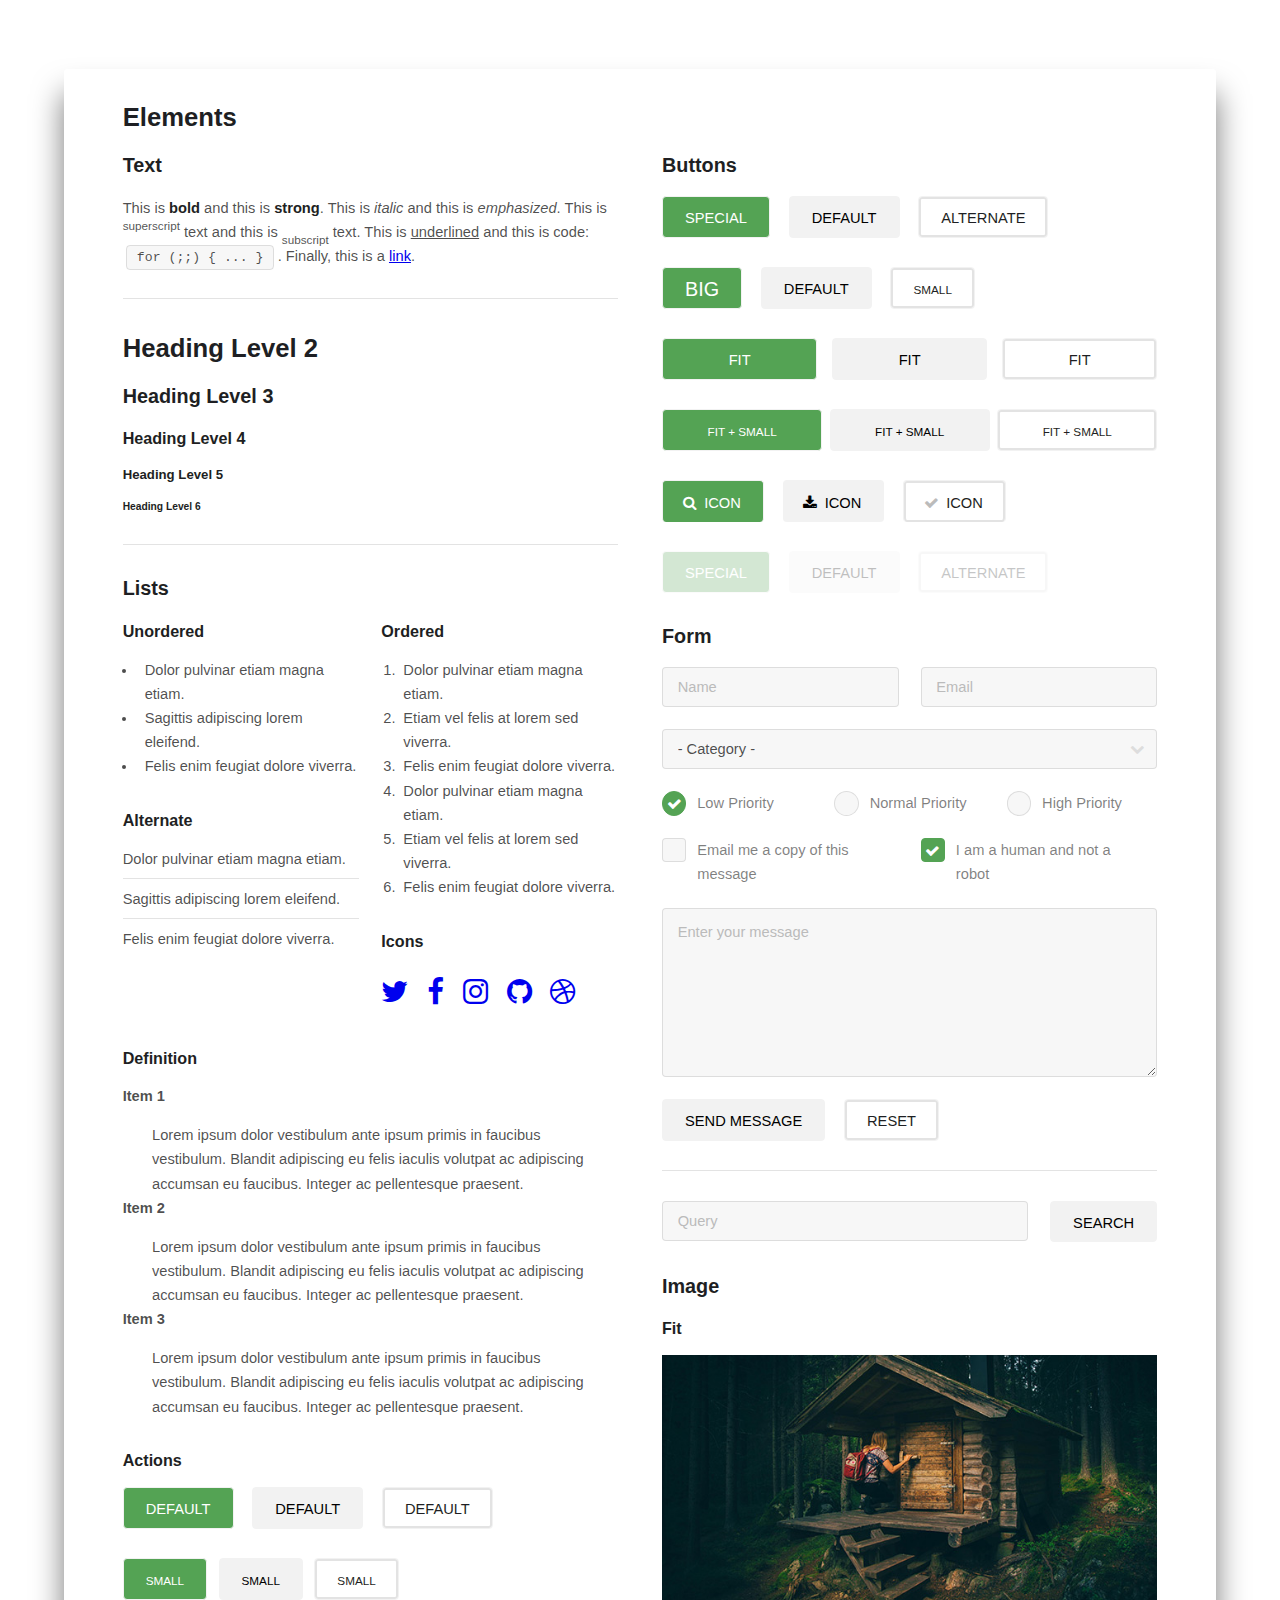
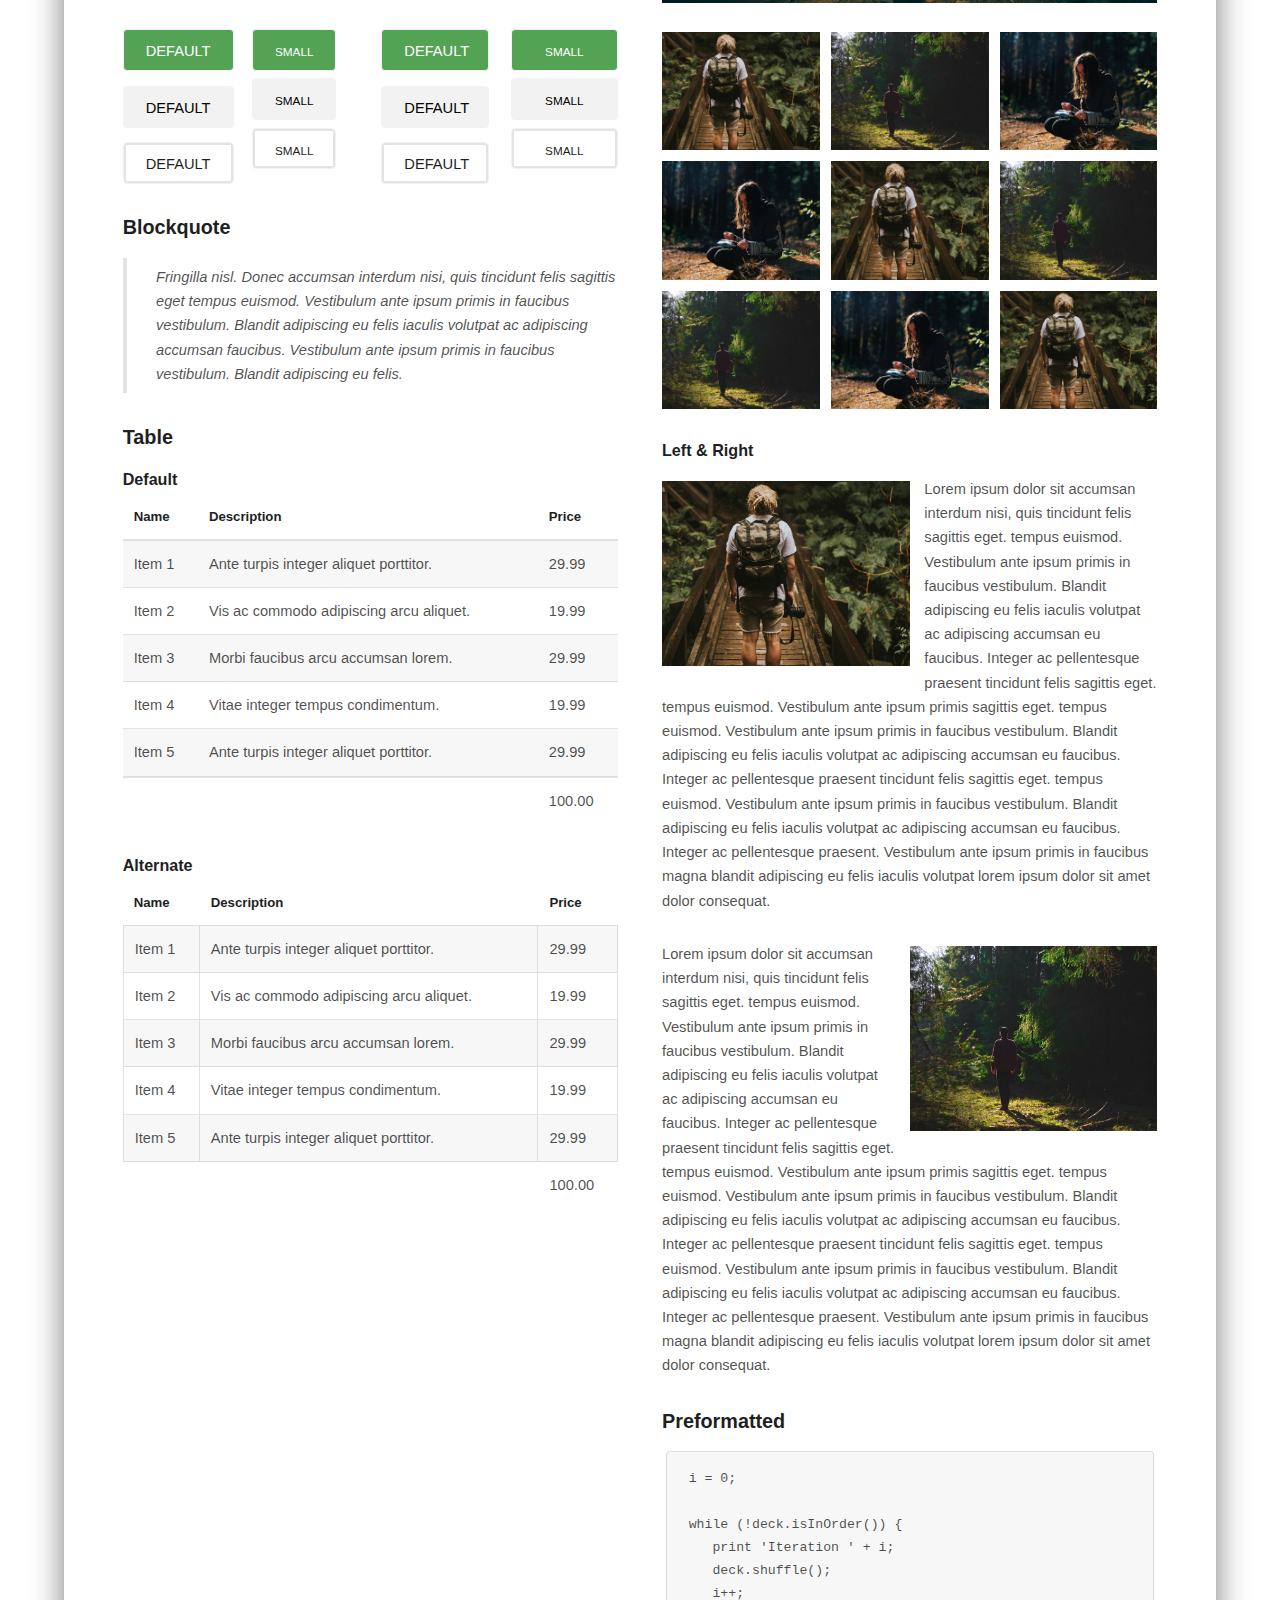
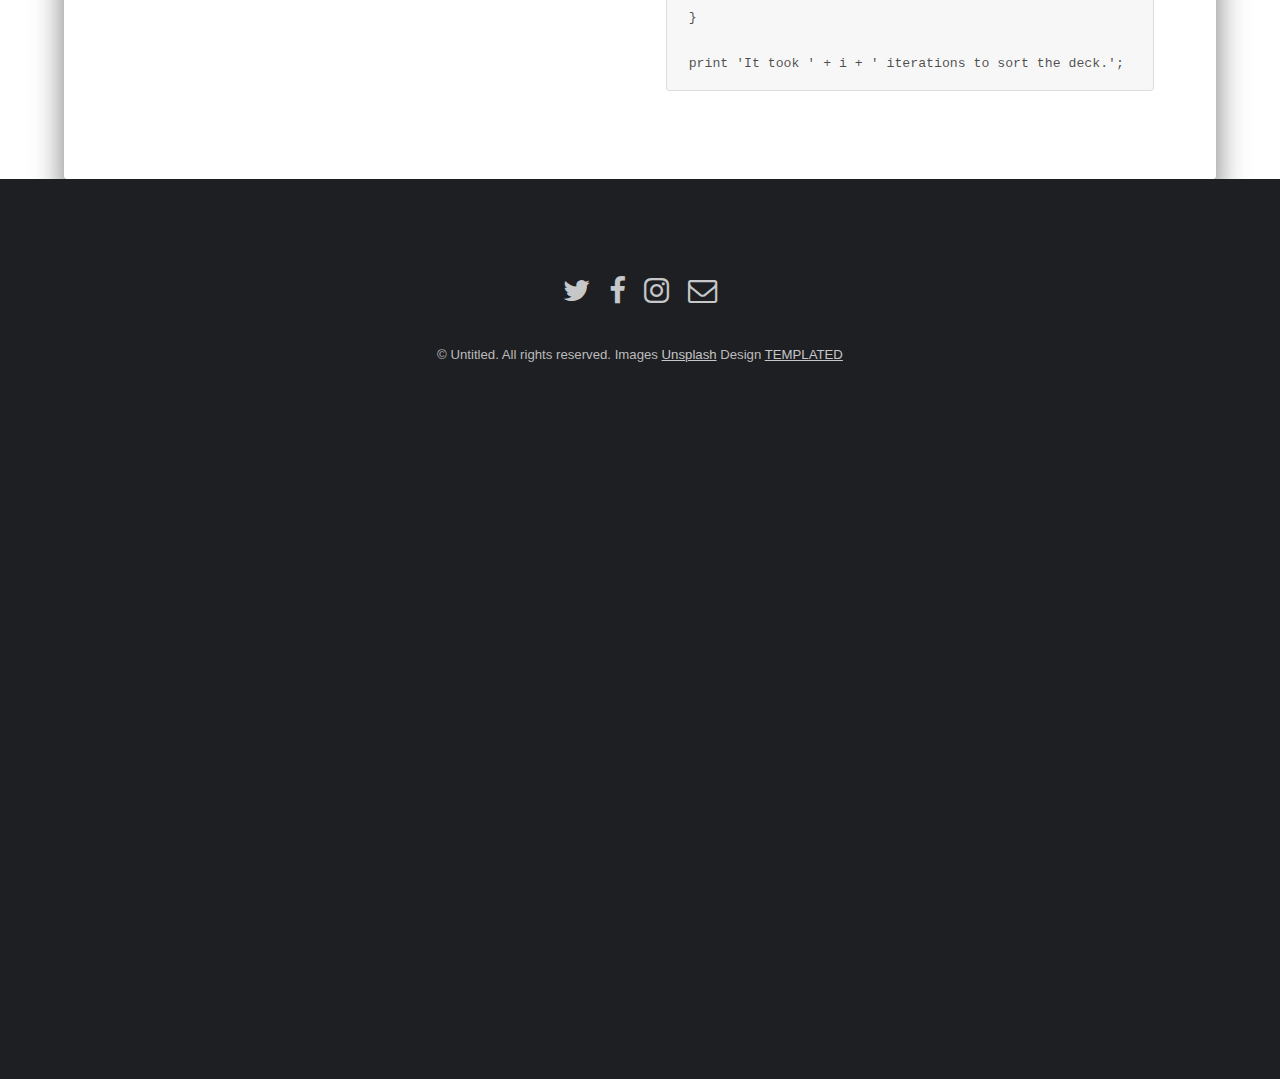
<file: elements.html>
<!DOCTYPE HTML>
<!--
	Caminar by TEMPLATED
	templated.co @templatedco
	Released for free under the Creative Commons Attribution 3.0 license (templated.co/license)
-->
<html>
	<head>
		<title>Caminar by TEMPLATED</title>
		<meta charset="utf-8" />
		<meta name="viewport" content="width=device-width, initial-scale=1" />
		<link rel="stylesheet" href="assets/css/main.css" />
	</head>
	<body>

		<!-- Header -->
			<header id="header">
				<div class="logo"><a href="#">Caminar <span>by TEMPLATED</span></a></div>
			</header>

		<!-- Main -->
			<section id="main">
				<div class="inner">
					<div class="wrapper style1">
						<div class="content">

							<!-- Elements -->
								<h2 id="elements">Elements</h2>
								<div class="row 200%">
									<div class="6u 12u$(medium)">

										<!-- Text stuff -->
											<h3>Text</h3>
											<p>This is <b>bold</b> and this is <strong>strong</strong>. This is <i>italic</i> and this is <em>emphasized</em>.
											This is <sup>superscript</sup> text and this is <sub>subscript</sub> text.
											This is <u>underlined</u> and this is code: <code>for (;;) { ... }</code>.
											Finally, this is a <a href="#">link</a>.</p>
											<hr />
											<h2>Heading Level 2</h2>
											<h3>Heading Level 3</h3>
											<h4>Heading Level 4</h4>
											<h5>Heading Level 5</h5>
											<h6>Heading Level 6</h6>
											<hr />

										<!-- Lists -->
											<h3>Lists</h3>
											<div class="row">
												<div class="6u 12u$(small)">

													<h4>Unordered</h4>
													<ul>
														<li>Dolor pulvinar etiam magna etiam.</li>
														<li>Sagittis adipiscing lorem eleifend.</li>
														<li>Felis enim feugiat dolore viverra.</li>
													</ul>

													<h4>Alternate</h4>
													<ul class="alt">
														<li>Dolor pulvinar etiam magna etiam.</li>
														<li>Sagittis adipiscing lorem eleifend.</li>
														<li>Felis enim feugiat dolore viverra.</li>
													</ul>

												</div>
												<div class="6u$ 12u$(small)">

													<h4>Ordered</h4>
													<ol>
														<li>Dolor pulvinar etiam magna etiam.</li>
														<li>Etiam vel felis at lorem sed viverra.</li>
														<li>Felis enim feugiat dolore viverra.</li>
														<li>Dolor pulvinar etiam magna etiam.</li>
														<li>Etiam vel felis at lorem sed viverra.</li>
														<li>Felis enim feugiat dolore viverra.</li>
													</ol>

													<h4>Icons</h4>
													<ul class="icons">
														<li><a href="#" class="icon fa-twitter"><span class="label">Twitter</span></a></li>
														<li><a href="#" class="icon fa-facebook"><span class="label">Facebook</span></a></li>
														<li><a href="#" class="icon fa-instagram"><span class="label">Instagram</span></a></li>
														<li><a href="#" class="icon fa-github"><span class="label">Github</span></a></li>
														<li><a href="#" class="icon fa-dribbble"><span class="label">Dribbble</span></a></li>
													</ul>

												</div>
											</div>
											<h4>Definition</h4>
											<dl>
												<dt>Item 1</dt>
												<dd>
													<p>Lorem ipsum dolor vestibulum ante ipsum primis in faucibus vestibulum. Blandit adipiscing eu felis iaculis volutpat ac adipiscing accumsan eu faucibus. Integer ac pellentesque praesent.</p>
												</dd>
												<dt>Item 2</dt>
												<dd>
													<p>Lorem ipsum dolor vestibulum ante ipsum primis in faucibus vestibulum. Blandit adipiscing eu felis iaculis volutpat ac adipiscing accumsan eu faucibus. Integer ac pellentesque praesent.</p>
												</dd>
												<dt>Item 3</dt>
												<dd>
													<p>Lorem ipsum dolor vestibulum ante ipsum primis in faucibus vestibulum. Blandit adipiscing eu felis iaculis volutpat ac adipiscing accumsan eu faucibus. Integer ac pellentesque praesent.</p>
												</dd>
											</dl>

											<h4>Actions</h4>
											<ul class="actions">
												<li><a href="#" class="button special">Default</a></li>
												<li><a href="#" class="button">Default</a></li>
												<li><a href="#" class="button alt">Default</a></li>
											</ul>
											<ul class="actions small">
												<li><a href="#" class="button special small">Small</a></li>
												<li><a href="#" class="button small">Small</a></li>
												<li><a href="#" class="button alt small">Small</a></li>
											</ul>
											<div class="row">
												<div class="3u 12u$(small)">
													<ul class="actions vertical">
														<li><a href="#" class="button special">Default</a></li>
														<li><a href="#" class="button">Default</a></li>
														<li><a href="#" class="button alt">Default</a></li>
													</ul>
												</div>
												<div class="3u 12u$(small)">
													<ul class="actions vertical small">
														<li><a href="#" class="button special small">Small</a></li>
														<li><a href="#" class="button small">Small</a></li>
														<li><a href="#" class="button alt small">Small</a></li>
													</ul>
												</div>
												<div class="3u 12u$(small)">
													<ul class="actions vertical">
														<li><a href="#" class="button special fit">Default</a></li>
														<li><a href="#" class="button fit">Default</a></li>
														<li><a href="#" class="button alt fit">Default</a></li>
													</ul>
												</div>
												<div class="3u$ 12u$(small)">
													<ul class="actions vertical small">
														<li><a href="#" class="button special small fit">Small</a></li>
														<li><a href="#" class="button small fit">Small</a></li>
														<li><a href="#" class="button alt small fit">Small</a></li>
													</ul>
												</div>
											</div>

										<!-- Blockquote -->
											<h3>Blockquote</h3>
											<blockquote>Fringilla nisl. Donec accumsan interdum nisi, quis tincidunt felis sagittis eget tempus euismod. Vestibulum ante ipsum primis in faucibus vestibulum. Blandit adipiscing eu felis iaculis volutpat ac adipiscing accumsan faucibus. Vestibulum ante ipsum primis in faucibus vestibulum. Blandit adipiscing eu felis.</blockquote>

										<!-- Table -->
											<h3>Table</h3>

											<h4>Default</h4>
											<div class="table-wrapper">
												<table>
													<thead>
														<tr>
															<th>Name</th>
															<th>Description</th>
															<th>Price</th>
														</tr>
													</thead>
													<tbody>
														<tr>
															<td>Item 1</td>
															<td>Ante turpis integer aliquet porttitor.</td>
															<td>29.99</td>
														</tr>
														<tr>
															<td>Item 2</td>
															<td>Vis ac commodo adipiscing arcu aliquet.</td>
															<td>19.99</td>
														</tr>
														<tr>
															<td>Item 3</td>
															<td> Morbi faucibus arcu accumsan lorem.</td>
															<td>29.99</td>
														</tr>
														<tr>
															<td>Item 4</td>
															<td>Vitae integer tempus condimentum.</td>
															<td>19.99</td>
														</tr>
														<tr>
															<td>Item 5</td>
															<td>Ante turpis integer aliquet porttitor.</td>
															<td>29.99</td>
														</tr>
													</tbody>
													<tfoot>
														<tr>
															<td colspan="2"></td>
															<td>100.00</td>
														</tr>
													</tfoot>
												</table>
											</div>

											<h4>Alternate</h4>
											<div class="table-wrapper">
												<table class="alt">
													<thead>
														<tr>
															<th>Name</th>
															<th>Description</th>
															<th>Price</th>
														</tr>
													</thead>
													<tbody>
														<tr>
															<td>Item 1</td>
															<td>Ante turpis integer aliquet porttitor.</td>
															<td>29.99</td>
														</tr>
														<tr>
															<td>Item 2</td>
															<td>Vis ac commodo adipiscing arcu aliquet.</td>
															<td>19.99</td>
														</tr>
														<tr>
															<td>Item 3</td>
															<td> Morbi faucibus arcu accumsan lorem.</td>
															<td>29.99</td>
														</tr>
														<tr>
															<td>Item 4</td>
															<td>Vitae integer tempus condimentum.</td>
															<td>19.99</td>
														</tr>
														<tr>
															<td>Item 5</td>
															<td>Ante turpis integer aliquet porttitor.</td>
															<td>29.99</td>
														</tr>
													</tbody>
													<tfoot>
														<tr>
															<td colspan="2"></td>
															<td>100.00</td>
														</tr>
													</tfoot>
												</table>
											</div>

									</div>
									<div class="6u$ 12u$(medium)">

										<!-- Buttons -->
											<h3>Buttons</h3>
											<ul class="actions">
												<li><a href="#" class="button special">Special</a></li>
												<li><a href="#" class="button">Default</a></li>
												<li><a href="#" class="button alt">Alternate</a></li>
											</ul>
											<ul class="actions">
												<li><a href="#" class="button special big">Big</a></li>
												<li><a href="#" class="button">Default</a></li>
												<li><a href="#" class="button alt small">Small</a></li>
											</ul>
											<ul class="actions fit">
												<li><a href="#" class="button special fit">Fit</a></li>
												<li><a href="#" class="button fit">Fit</a></li>
												<li><a href="#" class="button alt fit">Fit</a></li>
											</ul>
											<ul class="actions fit small">
												<li><a href="#" class="button special fit small">Fit + Small</a></li>
												<li><a href="#" class="button fit small">Fit + Small</a></li>
												<li><a href="#" class="button alt fit small">Fit + Small</a></li>
											</ul>
											<ul class="actions">
												<li><a href="#" class="button special icon fa-search">Icon</a></li>
												<li><a href="#" class="button icon fa-download">Icon</a></li>
												<li><a href="#" class="button alt icon fa-check">Icon</a></li>
											</ul>
											<ul class="actions">
												<li><span class="button special disabled">Special</span></li>
												<li><span class="button disabled">Default</span></li>
												<li><span class="button alt disabled">Alternate</span></li>
											</ul>

										<!-- Form -->
											<h3>Form</h3>

											<form method="post" action="#">
												<div class="row uniform">
													<div class="6u 12u$(xsmall)">
														<input type="text" name="name" id="name" value="" placeholder="Name" />
													</div>
													<div class="6u$ 12u$(xsmall)">
														<input type="email" name="email" id="email" value="" placeholder="Email" />
													</div>
													<!-- Break -->
													<div class="12u$">
														<div class="select-wrapper">
															<select name="category" id="category">
																<option value="">- Category -</option>
																<option value="1">Manufacturing</option>
																<option value="1">Shipping</option>
																<option value="1">Administration</option>
																<option value="1">Human Resources</option>
															</select>
														</div>
													</div>
													<!-- Break -->
													<div class="4u 12u$(small)">
														<input type="radio" id="priority-low" name="priority" checked>
														<label for="priority-low">Low Priority</label>
													</div>
													<div class="4u 12u$(small)">
														<input type="radio" id="priority-normal" name="priority">
														<label for="priority-normal">Normal Priority</label>
													</div>
													<div class="4u$ 12u$(small)">
														<input type="radio" id="priority-high" name="priority">
														<label for="priority-high">High Priority</label>
													</div>
													<!-- Break -->
													<div class="6u 12u$(small)">
														<input type="checkbox" id="copy" name="copy">
														<label for="copy">Email me a copy of this message</label>
													</div>
													<div class="6u$ 12u$(small)">
														<input type="checkbox" id="human" name="human" checked>
														<label for="human">I am a human and not a robot</label>
													</div>
													<!-- Break -->
													<div class="12u$">
														<textarea name="message" id="message" placeholder="Enter your message" rows="6"></textarea>
													</div>
													<!-- Break -->
													<div class="12u$">
														<ul class="actions">
															<li><input type="submit" value="Send Message" /></li>
															<li><input type="reset" value="Reset" class="alt" /></li>
														</ul>
													</div>
												</div>
											</form>

											<hr />

											<form method="post" action="#">
												<div class="row uniform">
													<div class="9u 12u$(small)">
														<input type="text" name="query" id="query" value="" placeholder="Query" />
													</div>
													<div class="3u$ 12u$(small)">
														<input type="submit" value="Search" class="fit" />
													</div>
												</div>
											</form>

										<!-- Image -->
											<h3>Image</h3>

											<h4>Fit</h4>
											<span class="image fit"><img src="images/pic01.jpg" alt="" /></span>
											<div class="box alt">
												<div class="row 50% uniform">
													<div class="4u"><span class="image fit"><img src="images/pic06.jpg" alt="" /></span></div>
													<div class="4u"><span class="image fit"><img src="images/pic07.jpg" alt="" /></span></div>
													<div class="4u$"><span class="image fit"><img src="images/pic08.jpg" alt="" /></span></div>
													<!-- Break -->
													<div class="4u"><span class="image fit"><img src="images/pic08.jpg" alt="" /></span></div>
													<div class="4u"><span class="image fit"><img src="images/pic06.jpg" alt="" /></span></div>
													<div class="4u$"><span class="image fit"><img src="images/pic07.jpg" alt="" /></span></div>
													<!-- Break -->
													<div class="4u"><span class="image fit"><img src="images/pic07.jpg" alt="" /></span></div>
													<div class="4u"><span class="image fit"><img src="images/pic08.jpg" alt="" /></span></div>
													<div class="4u$"><span class="image fit"><img src="images/pic06.jpg" alt="" /></span></div>
												</div>
											</div>

											<h4>Left &amp; Right</h4>
											<p><span class="image left"><img src="images/pic06.jpg" alt="" /></span>Lorem ipsum dolor sit accumsan interdum nisi, quis tincidunt felis sagittis eget. tempus euismod. Vestibulum ante ipsum primis in faucibus vestibulum. Blandit adipiscing eu felis iaculis volutpat ac adipiscing accumsan eu faucibus. Integer ac pellentesque praesent tincidunt felis sagittis eget. tempus euismod. Vestibulum ante ipsum primis sagittis eget. tempus euismod. Vestibulum ante ipsum primis in faucibus vestibulum. Blandit adipiscing eu felis iaculis volutpat ac adipiscing accumsan eu faucibus. Integer ac pellentesque praesent tincidunt felis sagittis eget. tempus euismod. Vestibulum ante ipsum primis in faucibus vestibulum. Blandit adipiscing eu felis iaculis volutpat ac adipiscing accumsan eu faucibus. Integer ac pellentesque praesent. Vestibulum ante ipsum primis in faucibus magna blandit adipiscing eu felis iaculis volutpat lorem ipsum dolor sit amet dolor consequat.</p>
											<p><span class="image right"><img src="images/pic07.jpg" alt="" /></span>Lorem ipsum dolor sit accumsan interdum nisi, quis tincidunt felis sagittis eget. tempus euismod. Vestibulum ante ipsum primis in faucibus vestibulum. Blandit adipiscing eu felis iaculis volutpat ac adipiscing accumsan eu faucibus. Integer ac pellentesque praesent tincidunt felis sagittis eget. tempus euismod. Vestibulum ante ipsum primis sagittis eget. tempus euismod. Vestibulum ante ipsum primis in faucibus vestibulum. Blandit adipiscing eu felis iaculis volutpat ac adipiscing accumsan eu faucibus. Integer ac pellentesque praesent tincidunt felis sagittis eget. tempus euismod. Vestibulum ante ipsum primis in faucibus vestibulum. Blandit adipiscing eu felis iaculis volutpat ac adipiscing accumsan eu faucibus. Integer ac pellentesque praesent. Vestibulum ante ipsum primis in faucibus magna blandit adipiscing eu felis iaculis volutpat lorem ipsum dolor sit amet dolor consequat.</p>

										<!-- Preformatted Code -->
											<h3>Preformatted</h3>
											<pre><code>i = 0;

while (!deck.isInOrder()) {
   print 'Iteration ' + i;
   deck.shuffle();
   i++;
}

print 'It took ' + i + ' iterations to sort the deck.';
</code></pre>

									</div>
								</div>
							</div>

						</div>
					</div>
			</section>

		<!-- Footer -->
			<footer id="footer">
				<div class="container">
					<ul class="icons">
						<li><a href="#" class="icon fa-twitter"><span class="label">Twitter</span></a></li>
						<li><a href="#" class="icon fa-facebook"><span class="label">Facebook</span></a></li>
						<li><a href="#" class="icon fa-instagram"><span class="label">Instagram</span></a></li>
						<li><a href="#" class="icon fa-envelope-o"><span class="label">Email</span></a></li>
					</ul>
				</div>
				<div class="copyright">
					&copy; Untitled. All rights reserved. Images <a href="https://unsplash.com">Unsplash</a> Design <a href="https://templated.co">TEMPLATED</a>
				</div>
			</footer>

		<!-- Scripts -->
			<script src="assets/js/jquery.min.js"></script>
			<script src="assets/js/jquery.poptrox.min.js"></script>
			<script src="assets/js/skel.min.js"></script>
			<script src="assets/js/util.js"></script>
			<script src="assets/js/main.js"></script>

	</body>
</html>
</file>
<file: assets/css/main.css>
@import url(font-awesome.min.css);

	html, body, div, span, applet, object, iframe, h1, h2, h3, h4, h5, h6, p, blockquote, pre, a, abbr, acronym, address, big, cite, code, del, dfn, em, img, ins, kbd, q, s, samp, small, strike, strong, sub, sup, tt, var, b, u, i, center, dl, dt, dd, ol, ul, li, fieldset, form, label, legend, table, caption, tbody, tfoot, thead, tr, th, td, article, aside, canvas, details, embed, figure, figcaption, footer, header, hgroup, menu, nav, output, ruby, section, summary, time, mark, audio, video {
		margin: 0;
		padding: 0;
		border: 0;
		font-size: 100%;
		font: inherit;
		vertical-align: baseline;
		scroll-behavior: smooth;
	}

	article, aside, details, figcaption, figure, footer, header, hgroup, menu, nav, section {
		display: block;
	}

	body {
		line-height: 1;
		z-index: 100;
	}

	ol, ul {
		list-style: none;
	}

	blockquote, q {
		quotes: none;
	}

	blockquote:before, blockquote:after, q:before, q:after {
		content: '';
		content: none;
	}

	table {
		border-collapse: collapse;
		border-spacing: 0;
	}

	body {
		-webkit-text-size-adjust: none;
	}

	::-webkit-scrollbar {
		width: 3px;
  	}
  
  	::-webkit-scrollbar-thumb {
		background: #2caf9b; 
  	}

/* Box Model */

	*, *:before, *:after {
		-moz-box-sizing: border-box;
		-webkit-box-sizing: border-box;
		box-sizing: border-box;
	}

/*Hero element*/

.hero-image {
	background-image: url('../../images/header-img-1.jpg');
	background-color: #cccccc;
	height: 100vh;
	background-position: center;
	background-repeat: no-repeat;
	background-size: cover;
	position: relative;
  }
  
  .hero-text {
	text-align: center;
	position: absolute;
	top: 40%;
	left: 50%;
	transform: translate(-50%, -50%);
	color: white;
  }

  .hero-text {
	letter-spacing: 3px;
  }

/* Containers */

	.container {
		margin-left: auto;
		margin-right: auto;
	}

	.container.\31 25\25 {
		width: 100%;
		max-width: 100rem;
		min-width: 80rem;
	}

	.container.\37 5\25 {
		width: 60rem;
	}

	.container.\35 0\25 {
		width: 40rem;
	}

	.container.\32 5\25 {
		width: 20rem;
	}

	.container {
		width: 80rem;
	}

	@media screen and (max-width: 1680px) {

		.container.\31 25\25 {
			width: 100%;
			max-width: 100rem;
			min-width: 80rem;
		}

		.container.\37 5\25 {
			width: 60rem;
		}

		.container.\35 0\25 {
			width: 40rem;
		}

		.container.\32 5\25 {
			width: 20rem;
		}

		.container {
			width: 80rem;
		}

	}

	@media screen and (max-width: 1280px) {

		.container.\31 25\25 {
			width: 100%;
			max-width: 81.25rem;
			min-width: 65rem;
		}

		.container.\37 5\25 {
			width: 48.75rem;
		}

		.container.\35 0\25 {
			width: 32.5rem;
		}

		.container.\32 5\25 {
			width: 16.25rem;
		}

		.container {
			width: 65rem;
		}

	}

	@media screen and (max-width: 980px) {

		.container.\31 25\25 {
			width: 100%;
			max-width: 112.5%;
			min-width: 90%;
		}

		.container.\37 5\25 {
			width: 67.5%;
		}

		.container.\35 0\25 {
			width: 45%;
		}

		.container.\32 5\25 {
			width: 22.5%;
		}

		.container {
			width: 90%;
		}

	}

	@media screen and (max-width: 736px) {

		.container.\31 25\25 {
			width: 100%;
			max-width: 112.5%;
			min-width: 90%;
		}

		.container.\37 5\25 {
			width: 67.5%;
		}

		.container.\35 0\25 {
			width: 45%;
		}

		.container.\32 5\25 {
			width: 22.5%;
		}

		.container {
			width: 90% !important;
		}

	}

	@media screen and (max-width: 480px) {

		.container.\31 25\25 {
			width: 100%;
			max-width: 112.5%;
			min-width: 90%;
		}

		.container.\37 5\25 {
			width: 67.5%;
		}

		.container.\35 0\25 {
			width: 45%;
		}

		.container.\32 5\25 {
			width: 22.5%;
		}

		.container {
			width: 90% !important;
		}

	}

/* Grid */

	.row {
		border-bottom: solid 1px transparent;
		-moz-box-sizing: border-box;
		-webkit-box-sizing: border-box;
		box-sizing: border-box;
	}

	.row > * {
		float: left;
		-moz-box-sizing: border-box;
		-webkit-box-sizing: border-box;
		box-sizing: border-box;
	}

	.row:after, .row:before {
		content: '';
		display: block;
		clear: both;
		height: 0;
	}

	.row.uniform > * > :first-child {
		margin-top: 0;
	}

	.row.uniform > * > :last-child {
		margin-bottom: 0;
	}

	.row.\30 \25 > * {
		padding: 0 0 0 0rem;
	}

	.row.\30 \25 {
		margin: 0 0 -1px 0rem;
	}

	.row.uniform.\30 \25 > * {
		padding: 0rem 0 0 0rem;
	}

	.row.uniform.\30 \25 {
		margin: 0rem 0 -1px 0rem;
	}

	.row > * {
		padding: 0 0 0 2rem;
	}

	.row {
		margin: 0 0 -1px -2rem;
	}

	.row.uniform > * {
		padding: 2rem 0 0 2rem;
	}

	.row.uniform {
		margin: -2rem 0 -1px -2rem;
	}

	.row.\32 00\25 > * {
		padding: 0 0 0 4rem;
	}

	.row.\32 00\25 {
		margin: 0 0 -1px -4rem;
	}

	.row.uniform.\32 00\25 > * {
		padding: 4rem 0 0 4rem;
	}

	.row.uniform.\32 00\25 {
		margin: -4rem 0 -1px -4rem;
	}

	.row.\31 50\25 > * {
		padding: 0 0 0 3rem;
	}

	.row.\31 50\25 {
		margin: 0 0 -1px -3rem;
	}

	.row.uniform.\31 50\25 > * {
		padding: 3rem 0 0 3rem;
	}

	.row.uniform.\31 50\25 {
		margin: -3rem 0 -1px -3rem;
	}

	.row.\35 0\25 > * {
		padding: 0 0 0 1rem;
	}

	.row.\35 0\25 {
		margin: 0 0 -1px -1rem;
	}

	.row.uniform.\35 0\25 > * {
		padding: 1rem 0 0 1rem;
	}

	.row.uniform.\35 0\25 {
		margin: -1rem 0 -1px -1rem;
	}

	.row.\32 5\25 > * {
		padding: 0 0 0 0.5rem;
	}

	.row.\32 5\25 {
		margin: 0 0 -1px -0.5rem;
	}

	.row.uniform.\32 5\25 > * {
		padding: 0.5rem 0 0 0.5rem;
	}

	.row.uniform.\32 5\25 {
		margin: -0.5rem 0 -1px -0.5rem;
	}

	.\31 2u, .\31 2u\24 {
		width: 100%;
		clear: none;
		margin-left: 0;
	}

	.\31 1u, .\31 1u\24 {
		width: 91.6666666667%;
		clear: none;
		margin-left: 0;
	}

	.\31 0u, .\31 0u\24 {
		width: 83.3333333333%;
		clear: none;
		margin-left: 0;
	}

	.\39 u, .\39 u\24 {
		width: 75%;
		clear: none;
		margin-left: 0;
	}

	.\38 u, .\38 u\24 {
		width: 66.6666666667%;
		clear: none;
		margin-left: 0;
	}

	.\37 u, .\37 u\24 {
		width: 58.3333333333%;
		clear: none;
		margin-left: 0;
	}

	.\36 u, .\36 u\24 {
		width: 50%;
		clear: none;
		margin-left: 0;
	}

	.\35 u, .\35 u\24 {
		width: 41.6666666667%;
		clear: none;
		margin-left: 0;
	}

	.\34 u, .\34 u\24 {
		width: 33.3333333333%;
		clear: none;
		margin-left: 0;
	}

	.\33 u, .\33 u\24 {
		width: 25%;
		clear: none;
		margin-left: 0;
	}

	.\32 u, .\32 u\24 {
		width: 16.6666666667%;
		clear: none;
		margin-left: 0;
	}

	.\31 u, .\31 u\24 {
		width: 8.3333333333%;
		clear: none;
		margin-left: 0;
	}

	.\31 2u\24 + *,
	.\31 1u\24 + *,
	.\31 0u\24 + *,
	.\39 u\24 + *,
	.\38 u\24 + *,
	.\37 u\24 + *,
	.\36 u\24 + *,
	.\35 u\24 + *,
	.\34 u\24 + *,
	.\33 u\24 + *,
	.\32 u\24 + *,
	.\31 u\24 + * {
		clear: left;
	}

	.\-11u {
		margin-left: 91.66667%;
	}

	.\-10u {
		margin-left: 83.33333%;
	}

	.\-9u {
		margin-left: 75%;
	}

	.\-8u {
		margin-left: 66.66667%;
	}

	.\-7u {
		margin-left: 58.33333%;
	}

	.\-6u {
		margin-left: 50%;
	}

	.\-5u {
		margin-left: 41.66667%;
	}

	.\-4u {
		margin-left: 33.33333%;
	}

	.\-3u {
		margin-left: 25%;
	}

	.\-2u {
		margin-left: 16.66667%;
	}

	.\-1u {
		margin-left: 8.33333%;
	}

	@media screen and (max-width: 1680px) {

		.row > * {
			padding: 0 0 0 2rem;
		}

		.row {
			margin: 0 0 -1px -2rem;
		}

		.row.uniform > * {
			padding: 2rem 0 0 2rem;
		}

		.row.uniform {
			margin: -2rem 0 -1px -2rem;
		}

		.row.\32 00\25 > * {
			padding: 0 0 0 4rem;
		}

		.row.\32 00\25 {
			margin: 0 0 -1px -4rem;
		}

		.row.uniform.\32 00\25 > * {
			padding: 4rem 0 0 4rem;
		}

		.row.uniform.\32 00\25 {
			margin: -4rem 0 -1px -4rem;
		}

		.row.\31 50\25 > * {
			padding: 0 0 0 3rem;
		}

		.row.\31 50\25 {
			margin: 0 0 -1px -3rem;
		}

		.row.uniform.\31 50\25 > * {
			padding: 3rem 0 0 3rem;
		}

		.row.uniform.\31 50\25 {
			margin: -3rem 0 -1px -3rem;
		}

		.row.\35 0\25 > * {
			padding: 0 0 0 1rem;
		}

		.row.\35 0\25 {
			margin: 0 0 -1px -1rem;
		}

		.row.uniform.\35 0\25 > * {
			padding: 1rem 0 0 1rem;
		}

		.row.uniform.\35 0\25 {
			margin: -1rem 0 -1px -1rem;
		}

		.row.\32 5\25 > * {
			padding: 0 0 0 0.5rem;
		}

		.row.\32 5\25 {
			margin: 0 0 -1px -0.5rem;
		}

		.row.uniform.\32 5\25 > * {
			padding: 0.5rem 0 0 0.5rem;
		}

		.row.uniform.\32 5\25 {
			margin: -0.5rem 0 -1px -0.5rem;
		}

		.\31 2u\28xlarge\29, .\31 2u\24\28xlarge\29 {
			width: 100%;
			clear: none;
			margin-left: 0;
		}

		.\31 1u\28xlarge\29, .\31 1u\24\28xlarge\29 {
			width: 91.6666666667%;
			clear: none;
			margin-left: 0;
		}

		.\31 0u\28xlarge\29, .\31 0u\24\28xlarge\29 {
			width: 83.3333333333%;
			clear: none;
			margin-left: 0;
		}

		.\39 u\28xlarge\29, .\39 u\24\28xlarge\29 {
			width: 75%;
			clear: none;
			margin-left: 0;
		}

		.\38 u\28xlarge\29, .\38 u\24\28xlarge\29 {
			width: 66.6666666667%;
			clear: none;
			margin-left: 0;
		}

		.\37 u\28xlarge\29, .\37 u\24\28xlarge\29 {
			width: 58.3333333333%;
			clear: none;
			margin-left: 0;
		}

		.\36 u\28xlarge\29, .\36 u\24\28xlarge\29 {
			width: 50%;
			clear: none;
			margin-left: 0;
		}

		.\35 u\28xlarge\29, .\35 u\24\28xlarge\29 {
			width: 41.6666666667%;
			clear: none;
			margin-left: 0;
		}

		.\34 u\28xlarge\29, .\34 u\24\28xlarge\29 {
			width: 33.3333333333%;
			clear: none;
			margin-left: 0;
		}

		.\33 u\28xlarge\29, .\33 u\24\28xlarge\29 {
			width: 25%;
			clear: none;
			margin-left: 0;
		}

		.\32 u\28xlarge\29, .\32 u\24\28xlarge\29 {
			width: 16.6666666667%;
			clear: none;
			margin-left: 0;
		}

		.\31 u\28xlarge\29, .\31 u\24\28xlarge\29 {
			width: 8.3333333333%;
			clear: none;
			margin-left: 0;
		}

		.\31 2u\24\28xlarge\29 + *,
		.\31 1u\24\28xlarge\29 + *,
		.\31 0u\24\28xlarge\29 + *,
		.\39 u\24\28xlarge\29 + *,
		.\38 u\24\28xlarge\29 + *,
		.\37 u\24\28xlarge\29 + *,
		.\36 u\24\28xlarge\29 + *,
		.\35 u\24\28xlarge\29 + *,
		.\34 u\24\28xlarge\29 + *,
		.\33 u\24\28xlarge\29 + *,
		.\32 u\24\28xlarge\29 + *,
		.\31 u\24\28xlarge\29 + * {
			clear: left;
		}

		.\-11u\28xlarge\29 {
			margin-left: 91.66667%;
		}

		.\-10u\28xlarge\29 {
			margin-left: 83.33333%;
		}

		.\-9u\28xlarge\29 {
			margin-left: 75%;
		}

		.\-8u\28xlarge\29 {
			margin-left: 66.66667%;
		}

		.\-7u\28xlarge\29 {
			margin-left: 58.33333%;
		}

		.\-6u\28xlarge\29 {
			margin-left: 50%;
		}

		.\-5u\28xlarge\29 {
			margin-left: 41.66667%;
		}

		.\-4u\28xlarge\29 {
			margin-left: 33.33333%;
		}

		.\-3u\28xlarge\29 {
			margin-left: 25%;
		}

		.\-2u\28xlarge\29 {
			margin-left: 16.66667%;
		}

		.\-1u\28xlarge\29 {
			margin-left: 8.33333%;
		}

	}

	@media screen and (max-width: 1280px) {

		.row > * {
			padding: 0 0 0 1.5rem;
		}

		.row {
			margin: 0 0 -1px -1.5rem;
		}

		.row.uniform > * {
			padding: 1.5rem 0 0 1.5rem;
		}

		.row.uniform {
			margin: -1.5rem 0 -1px -1.5rem;
		}

		.row.\32 00\25 > * {
			padding: 0 0 0 3rem;
		}

		.row.\32 00\25 {
			margin: 0 0 -1px -3rem;
		}

		.row.uniform.\32 00\25 > * {
			padding: 3rem 0 0 3rem;
		}

		.row.uniform.\32 00\25 {
			margin: -3rem 0 -1px -3rem;
		}

		.row.\31 50\25 > * {
			padding: 0 0 0 2.25rem;
		}

		.row.\31 50\25 {
			margin: 0 0 -1px -2.25rem;
		}

		.row.uniform.\31 50\25 > * {
			padding: 2.25rem 0 0 2.25rem;
		}

		.row.uniform.\31 50\25 {
			margin: -2.25rem 0 -1px -2.25rem;
		}

		.row.\35 0\25 > * {
			padding: 0 0 0 0.75rem;
		}

		.row.\35 0\25 {
			margin: 0 0 -1px -0.75rem;
		}

		.row.uniform.\35 0\25 > * {
			padding: 0.75rem 0 0 0.75rem;
		}

		.row.uniform.\35 0\25 {
			margin: -0.75rem 0 -1px -0.75rem;
		}

		.row.\32 5\25 > * {
			padding: 0 0 0 0.375rem;
		}

		.row.\32 5\25 {
			margin: 0 0 -1px -0.375rem;
		}

		.row.uniform.\32 5\25 > * {
			padding: 0.375rem 0 0 0.375rem;
		}

		.row.uniform.\32 5\25 {
			margin: -0.375rem 0 -1px -0.375rem;
		}

		.\31 2u\28large\29, .\31 2u\24\28large\29 {
			width: 100%;
			clear: none;
			margin-left: 0;
		}

		.\31 1u\28large\29, .\31 1u\24\28large\29 {
			width: 91.6666666667%;
			clear: none;
			margin-left: 0;
		}

		.\31 0u\28large\29, .\31 0u\24\28large\29 {
			width: 83.3333333333%;
			clear: none;
			margin-left: 0;
		}

		.\39 u\28large\29, .\39 u\24\28large\29 {
			width: 75%;
			clear: none;
			margin-left: 0;
		}

		.\38 u\28large\29, .\38 u\24\28large\29 {
			width: 66.6666666667%;
			clear: none;
			margin-left: 0;
		}

		.\37 u\28large\29, .\37 u\24\28large\29 {
			width: 58.3333333333%;
			clear: none;
			margin-left: 0;
		}

		.\36 u\28large\29, .\36 u\24\28large\29 {
			width: 50%;
			clear: none;
			margin-left: 0;
		}

		.\35 u\28large\29, .\35 u\24\28large\29 {
			width: 41.6666666667%;
			clear: none;
			margin-left: 0;
		}

		.\34 u\28large\29, .\34 u\24\28large\29 {
			width: 33.3333333333%;
			clear: none;
			margin-left: 0;
		}

		.\33 u\28large\29, .\33 u\24\28large\29 {
			width: 25%;
			clear: none;
			margin-left: 0;
		}

		.\32 u\28large\29, .\32 u\24\28large\29 {
			width: 16.6666666667%;
			clear: none;
			margin-left: 0;
		}

		.\31 u\28large\29, .\31 u\24\28large\29 {
			width: 8.3333333333%;
			clear: none;
			margin-left: 0;
		}

		.\31 2u\24\28large\29 + *,
		.\31 1u\24\28large\29 + *,
		.\31 0u\24\28large\29 + *,
		.\39 u\24\28large\29 + *,
		.\38 u\24\28large\29 + *,
		.\37 u\24\28large\29 + *,
		.\36 u\24\28large\29 + *,
		.\35 u\24\28large\29 + *,
		.\34 u\24\28large\29 + *,
		.\33 u\24\28large\29 + *,
		.\32 u\24\28large\29 + *,
		.\31 u\24\28large\29 + * {
			clear: left;
		}

		.\-11u\28large\29 {
			margin-left: 91.66667%;
		}

		.\-10u\28large\29 {
			margin-left: 83.33333%;
		}

		.\-9u\28large\29 {
			margin-left: 75%;
		}

		.\-8u\28large\29 {
			margin-left: 66.66667%;
		}

		.\-7u\28large\29 {
			margin-left: 58.33333%;
		}

		.\-6u\28large\29 {
			margin-left: 50%;
		}

		.\-5u\28large\29 {
			margin-left: 41.66667%;
		}

		.\-4u\28large\29 {
			margin-left: 33.33333%;
		}

		.\-3u\28large\29 {
			margin-left: 25%;
		}

		.\-2u\28large\29 {
			margin-left: 16.66667%;
		}

		.\-1u\28large\29 {
			margin-left: 8.33333%;
		}

	}

	@media screen and (max-width: 980px) {

		.row > * {
			padding: 0 0 0 1.5rem;
		}

		.row {
			margin: 0 0 -1px -1.5rem;
		}

		.row.uniform > * {
			padding: 1.5rem 0 0 1.5rem;
		}

		.row.uniform {
			margin: -1.5rem 0 -1px -1.5rem;
		}

		.row.\32 00\25 > * {
			padding: 0 0 0 3rem;
		}

		.row.\32 00\25 {
			margin: 0 0 -1px -3rem;
		}

		.row.uniform.\32 00\25 > * {
			padding: 3rem 0 0 3rem;
		}

		.row.uniform.\32 00\25 {
			margin: -3rem 0 -1px -3rem;
		}

		.row.\31 50\25 > * {
			padding: 0 0 0 2.25rem;
		}

		.row.\31 50\25 {
			margin: 0 0 -1px -2.25rem;
		}

		.row.uniform.\31 50\25 > * {
			padding: 2.25rem 0 0 2.25rem;
		}

		.row.uniform.\31 50\25 {
			margin: -2.25rem 0 -1px -2.25rem;
		}

		.row.\35 0\25 > * {
			padding: 0 0 0 0.75rem;
		}

		.row.\35 0\25 {
			margin: 0 0 -1px -0.75rem;
		}

		.row.uniform.\35 0\25 > * {
			padding: 0.75rem 0 0 0.75rem;
		}

		.row.uniform.\35 0\25 {
			margin: -0.75rem 0 -1px -0.75rem;
		}

		.row.\32 5\25 > * {
			padding: 0 0 0 0.375rem;
		}

		.row.\32 5\25 {
			margin: 0 0 -1px -0.375rem;
		}

		.row.uniform.\32 5\25 > * {
			padding: 0.375rem 0 0 0.375rem;
		}

		.row.uniform.\32 5\25 {
			margin: -0.375rem 0 -1px -0.375rem;
		}

		.\31 2u\28medium\29, .\31 2u\24\28medium\29 {
			width: 100%;
			clear: none;
			margin-left: 0;
		}

		.\31 1u\28medium\29, .\31 1u\24\28medium\29 {
			width: 91.6666666667%;
			clear: none;
			margin-left: 0;
		}

		.\31 0u\28medium\29, .\31 0u\24\28medium\29 {
			width: 83.3333333333%;
			clear: none;
			margin-left: 0;
		}

		.\39 u\28medium\29, .\39 u\24\28medium\29 {
			width: 75%;
			clear: none;
			margin-left: 0;
		}

		.\38 u\28medium\29, .\38 u\24\28medium\29 {
			width: 66.6666666667%;
			clear: none;
			margin-left: 0;
		}

		.\37 u\28medium\29, .\37 u\24\28medium\29 {
			width: 58.3333333333%;
			clear: none;
			margin-left: 0;
		}

		.\36 u\28medium\29, .\36 u\24\28medium\29 {
			width: 50%;
			clear: none;
			margin-left: 0;
		}

		.\35 u\28medium\29, .\35 u\24\28medium\29 {
			width: 41.6666666667%;
			clear: none;
			margin-left: 0;
		}

		.\34 u\28medium\29, .\34 u\24\28medium\29 {
			width: 33.3333333333%;
			clear: none;
			margin-left: 0;
		}

		.\33 u\28medium\29, .\33 u\24\28medium\29 {
			width: 25%;
			clear: none;
			margin-left: 0;
		}

		.\32 u\28medium\29, .\32 u\24\28medium\29 {
			width: 16.6666666667%;
			clear: none;
			margin-left: 0;
		}

		.\31 u\28medium\29, .\31 u\24\28medium\29 {
			width: 8.3333333333%;
			clear: none;
			margin-left: 0;
		}

		.\31 2u\24\28medium\29 + *,
		.\31 1u\24\28medium\29 + *,
		.\31 0u\24\28medium\29 + *,
		.\39 u\24\28medium\29 + *,
		.\38 u\24\28medium\29 + *,
		.\37 u\24\28medium\29 + *,
		.\36 u\24\28medium\29 + *,
		.\35 u\24\28medium\29 + *,
		.\34 u\24\28medium\29 + *,
		.\33 u\24\28medium\29 + *,
		.\32 u\24\28medium\29 + *,
		.\31 u\24\28medium\29 + * {
			clear: left;
		}

		.\-11u\28medium\29 {
			margin-left: 91.66667%;
		}

		.\-10u\28medium\29 {
			margin-left: 83.33333%;
		}

		.\-9u\28medium\29 {
			margin-left: 75%;
		}

		.\-8u\28medium\29 {
			margin-left: 66.66667%;
		}

		.\-7u\28medium\29 {
			margin-left: 58.33333%;
		}

		.\-6u\28medium\29 {
			margin-left: 50%;
		}

		.\-5u\28medium\29 {
			margin-left: 41.66667%;
		}

		.\-4u\28medium\29 {
			margin-left: 33.33333%;
		}

		.\-3u\28medium\29 {
			margin-left: 25%;
		}

		.\-2u\28medium\29 {
			margin-left: 16.66667%;
		}

		.\-1u\28medium\29 {
			margin-left: 8.33333%;
		}

	}

	@media screen and (max-width: 736px) {

		.row > * {
			padding: 0 0 0 1.25rem;
		}

		.row {
			margin: 0 0 -1px -1.25rem;
		}

		.row.uniform > * {
			padding: 1.25rem 0 0 1.25rem;
		}

		.row.uniform {
			margin: -1.25rem 0 -1px -1.25rem;
		}

		.row.\32 00\25 > * {
			padding: 0 0 0 2.5rem;
		}

		.row.\32 00\25 {
			margin: 0 0 -1px -2.5rem;
		}

		.row.uniform.\32 00\25 > * {
			padding: 2.5rem 0 0 2.5rem;
		}

		.row.uniform.\32 00\25 {
			margin: -2.5rem 0 -1px -2.5rem;
		}

		.row.\31 50\25 > * {
			padding: 0 0 0 1.875rem;
		}

		.row.\31 50\25 {
			margin: 0 0 -1px -1.875rem;
		}

		.row.uniform.\31 50\25 > * {
			padding: 1.875rem 0 0 1.875rem;
		}

		.row.uniform.\31 50\25 {
			margin: -1.875rem 0 -1px -1.875rem;
		}

		.row.\35 0\25 > * {
			padding: 0 0 0 0.625rem;
		}

		.row.\35 0\25 {
			margin: 0 0 -1px -0.625rem;
		}

		.row.uniform.\35 0\25 > * {
			padding: 0.625rem 0 0 0.625rem;
		}

		.row.uniform.\35 0\25 {
			margin: -0.625rem 0 -1px -0.625rem;
		}

		.row.\32 5\25 > * {
			padding: 0 0 0 0.3125rem;
		}

		.row.\32 5\25 {
			margin: 0 0 -1px -0.3125rem;
		}

		.row.uniform.\32 5\25 > * {
			padding: 0.3125rem 0 0 0.3125rem;
		}

		.row.uniform.\32 5\25 {
			margin: -0.3125rem 0 -1px -0.3125rem;
		}

		.\31 2u\28small\29, .\31 2u\24\28small\29 {
			width: 100%;
			clear: none;
			margin-left: 0;
		}

		.\31 1u\28small\29, .\31 1u\24\28small\29 {
			width: 91.6666666667%;
			clear: none;
			margin-left: 0;
		}

		.\31 0u\28small\29, .\31 0u\24\28small\29 {
			width: 83.3333333333%;
			clear: none;
			margin-left: 0;
		}

		.\39 u\28small\29, .\39 u\24\28small\29 {
			width: 75%;
			clear: none;
			margin-left: 0;
		}

		.\38 u\28small\29, .\38 u\24\28small\29 {
			width: 66.6666666667%;
			clear: none;
			margin-left: 0;
		}

		.\37 u\28small\29, .\37 u\24\28small\29 {
			width: 58.3333333333%;
			clear: none;
			margin-left: 0;
		}

		.\36 u\28small\29, .\36 u\24\28small\29 {
			width: 50%;
			clear: none;
			margin-left: 0;
		}

		.\35 u\28small\29, .\35 u\24\28small\29 {
			width: 41.6666666667%;
			clear: none;
			margin-left: 0;
		}

		.\34 u\28small\29, .\34 u\24\28small\29 {
			width: 33.3333333333%;
			clear: none;
			margin-left: 0;
		}

		.\33 u\28small\29, .\33 u\24\28small\29 {
			width: 25%;
			clear: none;
			margin-left: 0;
		}

		.\32 u\28small\29, .\32 u\24\28small\29 {
			width: 16.6666666667%;
			clear: none;
			margin-left: 0;
		}

		.\31 u\28small\29, .\31 u\24\28small\29 {
			width: 8.3333333333%;
			clear: none;
			margin-left: 0;
		}

		.\31 2u\24\28small\29 + *,
		.\31 1u\24\28small\29 + *,
		.\31 0u\24\28small\29 + *,
		.\39 u\24\28small\29 + *,
		.\38 u\24\28small\29 + *,
		.\37 u\24\28small\29 + *,
		.\36 u\24\28small\29 + *,
		.\35 u\24\28small\29 + *,
		.\34 u\24\28small\29 + *,
		.\33 u\24\28small\29 + *,
		.\32 u\24\28small\29 + *,
		.\31 u\24\28small\29 + * {
			clear: left;
		}

		.\-11u\28small\29 {
			margin-left: 91.66667%;
		}

		.\-10u\28small\29 {
			margin-left: 83.33333%;
		}

		.\-9u\28small\29 {
			margin-left: 75%;
		}

		.\-8u\28small\29 {
			margin-left: 66.66667%;
		}

		.\-7u\28small\29 {
			margin-left: 58.33333%;
		}

		.\-6u\28small\29 {
			margin-left: 50%;
		}

		.\-5u\28small\29 {
			margin-left: 41.66667%;
		}

		.\-4u\28small\29 {
			margin-left: 33.33333%;
		}

		.\-3u\28small\29 {
			margin-left: 25%;
		}

		.\-2u\28small\29 {
			margin-left: 16.66667%;
		}

		.\-1u\28small\29 {
			margin-left: 8.33333%;
		}

	}

	@media screen and (max-width: 480px) {

		.row > * {
			padding: 0 0 0 1.25rem;
		}

		.row {
			margin: 0 0 -1px -1.25rem;
		}

		.row.uniform > * {
			padding: 1.25rem 0 0 1.25rem;
		}

		.row.uniform {
			margin: -1.25rem 0 -1px -1.25rem;
		}

		.row.\32 00\25 > * {
			padding: 0 0 0 2.5rem;
		}

		.row.\32 00\25 {
			margin: 0 0 -1px -2.5rem;
		}

		.row.uniform.\32 00\25 > * {
			padding: 2.5rem 0 0 2.5rem;
		}

		.row.uniform.\32 00\25 {
			margin: -2.5rem 0 -1px -2.5rem;
		}

		.row.\31 50\25 > * {
			padding: 0 0 0 1.875rem;
		}

		.row.\31 50\25 {
			margin: 0 0 -1px -1.875rem;
		}

		.row.uniform.\31 50\25 > * {
			padding: 1.875rem 0 0 1.875rem;
		}

		.row.uniform.\31 50\25 {
			margin: -1.875rem 0 -1px -1.875rem;
		}

		.row.\35 0\25 > * {
			padding: 0 0 0 0.625rem;
		}

		.row.\35 0\25 {
			margin: 0 0 -1px -0.625rem;
		}

		.row.uniform.\35 0\25 > * {
			padding: 0.625rem 0 0 0.625rem;
		}

		.row.uniform.\35 0\25 {
			margin: -0.625rem 0 -1px -0.625rem;
		}

		.row.\32 5\25 > * {
			padding: 0 0 0 0.3125rem;
		}

		.row.\32 5\25 {
			margin: 0 0 -1px -0.3125rem;
		}

		.row.uniform.\32 5\25 > * {
			padding: 0.3125rem 0 0 0.3125rem;
		}

		.row.uniform.\32 5\25 {
			margin: -0.3125rem 0 -1px -0.3125rem;
		}

		.\31 2u\28xsmall\29, .\31 2u\24\28xsmall\29 {
			width: 100%;
			clear: none;
			margin-left: 0;
		}

		.\31 1u\28xsmall\29, .\31 1u\24\28xsmall\29 {
			width: 91.6666666667%;
			clear: none;
			margin-left: 0;
		}

		.\31 0u\28xsmall\29, .\31 0u\24\28xsmall\29 {
			width: 83.3333333333%;
			clear: none;
			margin-left: 0;
		}

		.\39 u\28xsmall\29, .\39 u\24\28xsmall\29 {
			width: 75%;
			clear: none;
			margin-left: 0;
		}

		.\38 u\28xsmall\29, .\38 u\24\28xsmall\29 {
			width: 66.6666666667%;
			clear: none;
			margin-left: 0;
		}

		.\37 u\28xsmall\29, .\37 u\24\28xsmall\29 {
			width: 58.3333333333%;
			clear: none;
			margin-left: 0;
		}

		.\36 u\28xsmall\29, .\36 u\24\28xsmall\29 {
			width: 50%;
			clear: none;
			margin-left: 0;
		}

		.\35 u\28xsmall\29, .\35 u\24\28xsmall\29 {
			width: 41.6666666667%;
			clear: none;
			margin-left: 0;
		}

		.\34 u\28xsmall\29, .\34 u\24\28xsmall\29 {
			width: 33.3333333333%;
			clear: none;
			margin-left: 0;
		}

		.\33 u\28xsmall\29, .\33 u\24\28xsmall\29 {
			width: 25%;
			clear: none;
			margin-left: 0;
		}

		.\32 u\28xsmall\29, .\32 u\24\28xsmall\29 {
			width: 16.6666666667%;
			clear: none;
			margin-left: 0;
		}

		.\31 u\28xsmall\29, .\31 u\24\28xsmall\29 {
			width: 8.3333333333%;
			clear: none;
			margin-left: 0;
		}

		.\31 2u\24\28xsmall\29 + *,
		.\31 1u\24\28xsmall\29 + *,
		.\31 0u\24\28xsmall\29 + *,
		.\39 u\24\28xsmall\29 + *,
		.\38 u\24\28xsmall\29 + *,
		.\37 u\24\28xsmall\29 + *,
		.\36 u\24\28xsmall\29 + *,
		.\35 u\24\28xsmall\29 + *,
		.\34 u\24\28xsmall\29 + *,
		.\33 u\24\28xsmall\29 + *,
		.\32 u\24\28xsmall\29 + *,
		.\31 u\24\28xsmall\29 + * {
			clear: left;
		}

		.\-11u\28xsmall\29 {
			margin-left: 91.66667%;
		}

		.\-10u\28xsmall\29 {
			margin-left: 83.33333%;
		}

		.\-9u\28xsmall\29 {
			margin-left: 75%;
		}

		.\-8u\28xsmall\29 {
			margin-left: 66.66667%;
		}

		.\-7u\28xsmall\29 {
			margin-left: 58.33333%;
		}

		.\-6u\28xsmall\29 {
			margin-left: 50%;
		}

		.\-5u\28xsmall\29 {
			margin-left: 41.66667%;
		}

		.\-4u\28xsmall\29 {
			margin-left: 33.33333%;
		}

		.\-3u\28xsmall\29 {
			margin-left: 25%;
		}

		.\-2u\28xsmall\29 {
			margin-left: 16.66667%;
		}

		.\-1u\28xsmall\29 {
			margin-left: 8.33333%;
		}

	}

/* Basic */

	@-ms-viewport {
		width: device-width;
	}

	body {
		-ms-overflow-style: scrollbar;
	}

	@media screen and (max-width: 480px) {

		html, body {
			min-width: 320px;
		}

	}

	body {
		background: #fff;
	}

		body.is-loading *, body.is-loading *:before, body.is-loading *:after {
			-moz-animation: none !important;
			-webkit-animation: none !important;
			-ms-animation: none !important;
			animation: none !important;
			-moz-transition: none !important;
			-webkit-transition: none !important;
			-ms-transition: none !important;
			transition: none !important;
		}

/* Type */

	html {
		font-size: 13pt;
	}

		@media screen and (max-width: 1680px) {

			html {
				font-size: 11pt;
			}

		}

		@media screen and (max-width: 1280px) {

			html {
				font-size: 11pt;
			}

		}

		@media screen and (max-width: 980px) {

			html {
				font-size: 12pt;
			}

		}

		@media screen and (max-width: 736px) {

			html {
				font-size: 12pt;
			}

		}

		@media screen and (max-width: 480px) {

			html {
				font-size: 12pt;
			}

		}

	body {
		background-color: #fff;
		color: rgba(0, 0, 0, 0.7);
	}

	body, input, select, textarea {
		font-family: Montserrat,sans-serif;
		font-weight: 300;
		font-size: 1rem;
		line-height: 1.65;
	}

	a {
		text-decoration: underline;
	}

		a:hover {
			text-decoration: none;
		}

	strong, b {
		font-weight: 600;
	}

	em, i {
		font-style: italic;
	}

	p {
		margin: 0 0 2rem 0;
	}

		p:last-child {
			margin: 0;
		}

		p.special {
			text-transform: uppercase;
			font-size: .75rem;
			font-weight: 300;
			margin: 0 0 .5rem 0;
			padding: 0 0 1rem 0;
			letter-spacing: .25rem;
		}

			p.special:after {
				content: '';
				position: absolute;
				margin: auto;
				right: 0;
				bottom: 0;
				left: 0;
				width: 50%;
				height: 1px;
				background-color: rgba(0, 0, 0, 0.125);
			}

	h1, h2, h3, h4, h5, h6 {
		font-weight: 700;
		line-height: 1.5;
		margin: 0 0 1rem 0;
	}

		h1 a, h2 a, h3 a, h4 a, h5 a, h6 a {
			color: inherit;
			text-decoration: underline;
		}

	h2 {
		font-size: 1.75rem;
	}

	h3 {
		font-size: 1.35rem;
	}

	h4 {
		font-size: 1.1rem;
	}

	h5 {
		font-size: 0.9rem;
	}

	h6 {
		font-size: 0.7rem;
	}

	sub {
		font-size: 0.8rem;
		position: relative;
		top: 0.5rem;
	}

	sup {
		font-size: 0.8rem;
		position: relative;
		top: -0.5rem;
	}

	blockquote {
		border-left: solid 4px;
		font-style: italic;
		margin: 0 0 2rem 0;
		padding: 0.5rem 0 0.5rem 2rem;
	}

	code {
		border-radius: 4px;
		border: solid 1px;
		font-family: "Courier New", monospace;
		font-size: 0.9rem;
		margin: 0 0.25rem;
		padding: 0.25rem 0.65rem;
	}

	pre {
		-webkit-overflow-scrolling: touch;
		font-family: "Courier New", monospace;
		font-size: 0.9rem;
		margin: 0 0 2rem 0;
	}

		pre code {
			display: block;
			line-height: 1.75;
			padding: 1rem 1.5rem;
			overflow-x: auto;
		}

	hr {
		border: 0;
		border-bottom: solid 1px;
		margin: 2rem 0;
	}

		hr.major {
			margin: 3rem 0;
		}

	.align-left {
		text-align: left;
	}

	.align-center {
		text-align: center;
	}

	.align-right {
		text-align: right;
	}

	input, select, textarea {
		color: #1e1f23;
	}

	a:hover {
		color: #2caf9b;
	}

	strong, b {
		color: #1e1f23;
	}

	h1, h2, h3, h4, h5, h6 {
		color: #1e1f23;
	}

	blockquote {
		border-left-color: rgba(144, 144, 144, 0.25);
	}

	code {
		background: rgba(144, 144, 144, 0.075);
		border-color: rgba(144, 144, 144, 0.25);
	}

	hr {
		border-bottom-color: rgba(144, 144, 144, 0.25);
	}

/* Box */

	.box {
		margin-bottom: 2rem;
		background: rgba(255, 255, 255, 0.95);
		border-radius: 4px;
	}

		.box .image.fit {
			margin: 0;
			border-radius: 0;
		}

			.box .image.fit img {
				border-radius: 0;
			}

		.box header {
			margin: 0 0 2rem 0;
		}

			.box header h2 {
				margin-bottom: 1rem;
				position: relative;
				padding-bottom: 1rem;
				font-weight: 700;
			}

				.box header h2:after {
					content: '';
					position: absolute;
					margin: auto;
					right: 0;
					bottom: 0;
					left: 0;
					width: 10%;
					height: 1px;
					background-color: rgba(0, 0, 0, 0.125);
				}

			.box header p {
				text-transform: uppercase;
				font-size: .75rem;
				font-weight: 300;
				margin: 1rem 0;
				padding: 0;
				letter-spacing: .25rem;
			}

		.box .content {
			padding: 3rem;
		}

		.box > :last-child,
		.box > :last-child > :last-child,
		.box > :last-child > :last-child > :last-child {
			margin-bottom: 0;
		}

		.box.alt {
			border: 0;
			border-radius: 0;
			padding: 0;
		}

		@media screen and (max-width: 736px) {

			.box .content {
				padding: 2rem;
			}

		}

	.box {
		border-color: rgba(144, 144, 144, 0.25);
	}

/* Button */

	input[type="submit"],
	input[type="reset"],
	input[type="button"],
	button,
	.button {
		-moz-appearance: none;
		-webkit-appearance: none;
		-ms-appearance: none;
		appearance: none;
		-moz-transition: all 0.4s ease-in-out, color 0.2s ease-in-out;
		-webkit-transition: all 0.4s ease-in-out, color 0.2s ease-in-out;
		-ms-transition: all 0.4s ease-in-out, color 0.2s ease-in-out;
		transition: all 0.4s ease-in-out, color 0.2s ease-in-out;
		border-radius: 4px;
		border: 1px solid #f2f2f2;
		cursor: pointer;
		display: inline-block;
		font-weight: 300;
		height: 2.85rem;
		line-height: 2.95rem;
		padding: 0 1.5rem;
		text-align: center;
		text-decoration: none;
		text-transform: uppercase;
		white-space: nowrap;
	}

		input[type="submit"].icon,
		input[type="reset"].icon,
		input[type="button"].icon,
		button.icon,
		.button.icon {
			padding-left: 1.35rem;
		}

			input[type="submit"].icon:before,
			input[type="reset"].icon:before,
			input[type="button"].icon:before,
			button.icon:before,
			.button.icon:before {
				margin-right: 0.5rem;
			}

		input[type="submit"].fit,
		input[type="reset"].fit,
		input[type="button"].fit,
		button.fit,
		.button.fit {
			display: block;
			margin: 0 0 1rem 0;
			width: 100%;
		}

		input[type="submit"].small,
		input[type="reset"].small,
		input[type="button"].small,
		button.small,
		.button.small {
			font-size: 0.8rem;
		}

		input[type="submit"].big,
		input[type="reset"].big,
		input[type="button"].big,
		button.big,
		.button.big {
			font-size: 1.35rem;
		}

		input[type="submit"].disabled, input[type="submit"]:disabled,
		input[type="reset"].disabled,
		input[type="reset"]:disabled,
		input[type="button"].disabled,
		input[type="button"]:disabled,
		button.disabled,
		button:disabled,
		.button.disabled,
		.button:disabled {
			-moz-pointer-events: none;
			-webkit-pointer-events: none;
			-ms-pointer-events: none;
			pointer-events: none;
			opacity: 0.25;
		}

		@media screen and (max-width: 480px) {

			input[type="submit"],
			input[type="reset"],
			input[type="button"],
			button,
			.button {
				padding: 0;
				width: 100%;
			}

		}

	input[type="submit"],
	input[type="reset"],
	input[type="button"],
	button,
	.button {
		background-color: #f2f2f2;
		color: #000 !important;
	}

		input[type="submit"]:hover,
		input[type="reset"]:hover,
		input[type="button"]:hover,
		button:hover,
		.button:hover {
			background-color: white;
			border: 1px solid #2caf9b;
		}

		input[type="submit"]:active,
		input[type="reset"]:active,
		input[type="button"]:active,
		button:active,
		.button:active {
			background-color: #e5e5e5;
		}

		input[type="submit"].alt,
		input[type="reset"].alt,
		input[type="button"].alt,
		button.alt,
		.button.alt {
			background-color: transparent;
			box-shadow: inset 0 0 0 2px rgba(144, 144, 144, 0.25);
			color: #1e1f23 !important;
		}

			input[type="submit"].alt:hover,
			input[type="reset"].alt:hover,
			input[type="button"].alt:hover,
			button.alt:hover,
			.button.alt:hover {
				background-color: rgba(144, 144, 144, 0.075);
			}

			input[type="submit"].alt:active,
			input[type="reset"].alt:active,
			input[type="button"].alt:active,
			button.alt:active,
			.button.alt:active {
				background-color: rgba(144, 144, 144, 0.2);
			}

			input[type="submit"].alt.icon:before,
			input[type="reset"].alt.icon:before,
			input[type="button"].alt.icon:before,
			button.alt.icon:before,
			.button.alt.icon:before {
				color: #bbb;
			}

		input[type="submit"].special,
		input[type="reset"].special,
		input[type="button"].special,
		button.special,
		.button.special {
			background-color: #54a354;
			color: #ffffff !important;
		}

			input[type="submit"].special:hover,
			input[type="reset"].special:hover,
			input[type="button"].special:hover,
			button.special:hover,
			.button.special:hover {
				background-color: #62ae62;
			}

			input[type="submit"].special:active,
			input[type="reset"].special:active,
			input[type="button"].special:active,
			button.special:active,
			.button.special:active {
				background-color: #4b924b;
			}

/* Form */

	form {
		margin: 0 0 2rem 0;
	}

	label {
		display: block;
		font-size: 0.9rem;
		font-weight: 700;
		margin: 0 0 1rem 0;
	}

	input[type="text"],
	input[type="password"],
	input[type="email"],
	select,
	textarea {
		-moz-appearance: none;
		-webkit-appearance: none;
		-ms-appearance: none;
		appearance: none;
		border-radius: 4px;
		border: none;
		border: solid 1px;
		color: inherit;
		display: block;
		outline: 0;
		padding: 0 1rem;
		text-decoration: none;
		width: 100%;
	}

		input[type="text"]:invalid,
		input[type="password"]:invalid,
		input[type="email"]:invalid,
		select:invalid,
		textarea:invalid {
			box-shadow: none;
		}

	.select-wrapper {
		text-decoration: none;
		display: block;
		position: relative;
	}

		.select-wrapper:before {
			-moz-osx-font-smoothing: grayscale;
			-webkit-font-smoothing: antialiased;
			font-family: FontAwesome;
			font-style: normal;
			font-weight: normal;
			text-transform: none !important;
		}

		.select-wrapper:before {
			content: '\f078';
			display: block;
			height: 2.75rem;
			line-height: 2.75rem;
			pointer-events: none;
			position: absolute;
			right: 0;
			text-align: center;
			top: 0;
			width: 2.75rem;
		}

		.select-wrapper select::-ms-expand {
			display: none;
		}

	input[type="text"],
	input[type="password"],
	input[type="email"],
	select {
		height: 2.75rem;
	}

	textarea {
		padding: 0.75rem 1rem;
	}

	input[type="checkbox"],
	input[type="radio"] {
		-moz-appearance: none;
		-webkit-appearance: none;
		-ms-appearance: none;
		appearance: none;
		display: block;
		float: left;
		margin-right: -2rem;
		opacity: 0;
		width: 1rem;
		z-index: -1;
	}

		input[type="checkbox"] + label,
		input[type="radio"] + label {
			text-decoration: none;
			cursor: pointer;
			display: inline-block;
			font-size: 1rem;
			font-weight: 300;
			padding-left: 2.4rem;
			padding-right: 0.75rem;
			position: relative;
		}

			input[type="checkbox"] + label:before,
			input[type="radio"] + label:before {
				-moz-osx-font-smoothing: grayscale;
				-webkit-font-smoothing: antialiased;
				font-family: FontAwesome;
				font-style: normal;
				font-weight: normal;
				text-transform: none !important;
			}

			input[type="checkbox"] + label:before,
			input[type="radio"] + label:before {
				border-radius: 4px;
				border: solid 1px;
				content: '';
				display: inline-block;
				height: 1.65rem;
				left: 0;
				line-height: 1.58125rem;
				position: absolute;
				text-align: center;
				top: 0;
				width: 1.65rem;
			}

		input[type="checkbox"]:checked + label:before,
		input[type="radio"]:checked + label:before {
			content: '\f00c';
		}

	input[type="checkbox"] + label:before {
		border-radius: 4px;
	}

	input[type="radio"] + label:before {
		border-radius: 100%;
	}

	::-webkit-input-placeholder {
		opacity: 1.0;
	}

	:-moz-placeholder {
		opacity: 1.0;
	}

	::-moz-placeholder {
		opacity: 1.0;
	}

	:-ms-input-placeholder {
		opacity: 1.0;
	}

	.formerize-placeholder {
		opacity: 1.0;
	}

	label {
		color: #1e1f23;
	}

	input[type="text"],
	input[type="password"],
	input[type="email"],
	select,
	textarea {
		background: rgba(144, 144, 144, 0.075);
		border-color: rgba(144, 144, 144, 0.25);
	}

		input[type="text"]:focus,
		input[type="password"]:focus,
		input[type="email"]:focus,
		select:focus,
		textarea:focus {
			border-color: #54a354;
			box-shadow: 0 0 0 1px #54a354;
		}

	.select-wrapper:before {
		color: rgba(144, 144, 144, 0.25);
	}

	input[type="checkbox"] + label,
	input[type="radio"] + label {
		color: rgba(0, 0, 0, 0.5);
	}

		input[type="checkbox"] + label:before,
		input[type="radio"] + label:before {
			background: rgba(144, 144, 144, 0.075);
			border-color: rgba(144, 144, 144, 0.25);
		}

	input[type="checkbox"]:checked + label:before,
	input[type="radio"]:checked + label:before {
		background-color: #54a354;
		border-color: #54a354;
		color: #ffffff;
	}

	input[type="checkbox"]:focus + label:before,
	input[type="radio"]:focus + label:before {
		border-color: #54a354;
		box-shadow: 0 0 0 1px #54a354;
	}

	::-webkit-input-placeholder {
		color: #bbb !important;
	}

	:-moz-placeholder {
		color: #bbb !important;
	}

	::-moz-placeholder {
		color: #bbb !important;
	}

	:-ms-input-placeholder {
		color: #bbb !important;
	}

	.formerize-placeholder {
		color: #bbb !important;
	}

/* Gallery */

	.gallery {
		width: 100%;
		margin: 0;
		display: -moz-flex;
		display: -webkit-flex;
		display: -ms-flex;
		display: flex;
		-moz-flex-wrap: wrap;
		-webkit-flex-wrap: wrap;
		-ms-flex-wrap: wrap;
		flex-wrap: wrap;
		-moz-align-items: stretch;
		-webkit-align-items: stretch;
		-ms-align-items: stretch;
		align-items: stretch;
	}

		.gallery .image.fit {
			margin: 0;
		}

		.gallery > * {
			-moz-flex-shrink: 1;
			-webkit-flex-shrink: 1;
			-ms-flex-shrink: 1;
			flex-shrink: 1;
			-moz-flex-grow: 0;
			-webkit-flex-grow: 0;
			-ms-flex-grow: 0;
			flex-grow: 0;
		}

		.gallery > * {
			width: 50%;
		}

		@media screen and (max-width: 980px) {

			.gallery > * {
				width: 100%;
			}

		}

/* Icon */

	.icon {
		text-decoration: none;
		border-bottom: none;
		position: relative;
	}

		.icon:before {
			-moz-osx-font-smoothing: grayscale;
			-webkit-font-smoothing: antialiased;
			font-family: FontAwesome;
			font-style: normal;
			font-weight: normal;
			text-transform: none !important;
		}

		.icon > .label {
			display: none;
		}

/* Image */

	.image {
		display: inline-block;
		position: relative;
	}

		.image.flush {
			margin: 0 !important;
		}

		.image img {
			display: block;
		}

		.image.left, .image.right {
			max-width: 50%;
		}

			.image.left img, .image.right img {
				width: 100%;
			}

		.image.left {
			float: left;
			margin: 0 1rem 1rem 0;
			top: 0.25rem;
		}

		.image.right {
			float: right;
			margin: 0 0 1rem 1rem;
			top: 0.25rem;
		}

		.image.fit {
			display: block;
			margin: 0 0 2rem 0;
			width: 100%;
		}

			.image.fit img {
				width: 100%;
			}

		.image.main {
			display: block;
			margin: 0 0 3rem 0;
			width: 100%;
		}

			.image.main img {
				width: 100%;
			}

/* List */

	ol {
		list-style: decimal;
		margin: 0 0 2rem 0;
		padding-left: 1.25rem;
	}

		ol li {
			padding-left: 0.25rem;
		}

	ul {
		list-style: disc;
		margin: 0 0 2rem 0;
		padding-left: 1rem;
	}

		ul li {
			padding-left: 0.5rem;
		}

		ul.alt {
			list-style: none;
			padding-left: 0;
		}

			ul.alt li {
				border-top: solid 1px;
				padding: 0.5rem 0;
			}

				ul.alt li:first-child {
					border-top: 0;
					padding-top: 0;
				}

		ul.icons {
			cursor: default;
			list-style: none;
			padding-left: 0;
		}

			ul.icons li {
				display: inline-block;
				padding: 0 1rem 0 0;
			}

				ul.icons li:last-child {
					padding-right: 0;
				}

				ul.icons li .icon:before {
					font-size: 2rem;
				}

		ul.actions {
			cursor: default;
			list-style: none;
			padding-left: 0;
		}

			ul.actions li {
				display: inline-block;
				padding: 0 1rem 0 0;
				vertical-align: middle;
			}

				ul.actions li:last-child {
					padding-right: 0;
				}

			ul.actions.small li {
				padding: 0 0.5rem 0 0;
			}

			ul.actions.vertical li {
				display: block;
				padding: 1rem 0 0 0;
			}

				ul.actions.vertical li:first-child {
					padding-top: 0;
				}

				ul.actions.vertical li > * {
					margin-bottom: 0;
				}

			ul.actions.vertical.small li {
				padding: 0.5rem 0 0 0;
			}

				ul.actions.vertical.small li:first-child {
					padding-top: 0;
				}

			ul.actions.fit {
				display: table;
				margin-left: -1rem;
				padding: 0;
				table-layout: fixed;
				width: calc(100% + 1rem);
			}

				ul.actions.fit li {
					display: table-cell;
					padding: 0 0 0 1rem;
				}

					ul.actions.fit li > * {
						margin-bottom: 0;
					}

				ul.actions.fit.small {
					margin-left: -0.5rem;
					width: calc(100% + 0.5rem);
				}

					ul.actions.fit.small li {
						padding: 0 0 0 0.5rem;
					}

			@media screen and (max-width: 480px) {

				ul.actions {
					margin: 0 0 2rem 0;
				}

					ul.actions li {
						padding: 1rem 0 0 0;
						display: block;
						text-align: center;
						width: 100%;
					}

						ul.actions li:first-child {
							padding-top: 0;
						}

						ul.actions li > * {
							width: 100%;
							margin: 0 !important;
						}

							ul.actions li > *.icon:before {
								margin-left: -2rem;
							}

					ul.actions.small li {
						padding: 0.5rem 0 0 0;
					}

						ul.actions.small li:first-child {
							padding-top: 0;
						}

			}

	dl {
		margin: 0 0 2rem 0;
	}

		dl dt {
			display: block;
			font-weight: 700;
			margin: 0 0 1rem 0;
		}

		dl dd {
			margin-left: 2rem;
		}

	ul.alt li {
		border-top-color: rgba(144, 144, 144, 0.25);
	}

/* Section/Article */

	section.special, article.special {
		text-align: center;
	}

	header p {
		position: relative;
		margin: 0 0 1.5rem 0;
	}

	h1 {
		font-size: 2.25rem;
		text-align: center;
		padding: 3rem 0 2rem 0;
		text-transform: uppercase;
		font-weight: 400;
	}

	header h2 + p {
		font-size: 1.25rem;
		margin-top: -1rem;
	}

	header h3 + p {
		font-size: 1.1rem;
		margin-top: -0.8rem;
	}

	header h4 + p,
	header h5 + p,
	header h6 + p {
		font-size: 0.9rem;
		margin-top: -0.6rem;
	}

	header p {
		color: #bbb;
	}

/*Spotlight */

	.spotlight {
		display: -moz-flex;
		display: -webkit-flex;
		display: -ms-flex;
		display: flex;
		-moz-flex-wrap: wrap;
		-webkit-flex-wrap: wrap;
		-ms-flex-wrap: wrap;
		flex-wrap: wrap;
		-moz-align-items: center;
		-webkit-align-items: center;
		-ms-align-items: center;
		align-items: center;
	}

		.spotlight > * {
			-moz-flex-shrink: 1;
			-webkit-flex-shrink: 1;
			-ms-flex-shrink: 1;
			flex-shrink: 1;
			-moz-flex-grow: 0;
			-webkit-flex-grow: 0;
			-ms-flex-grow: 0;
			flex-grow: 0;
		}

		.spotlight > * {
			width: 50%;
		}

		.spotlight p:last-child {
			margin: 0;
		}

		.spotlight .inner {
			padding: 6rem;
		}

		.spotlight .image {
			margin: 0;
		}

			.spotlight .image img {
				width: 100%;
			}

		.spotlight.alt {
			display: -moz-flex;
			display: -webkit-flex;
			display: -ms-flex;
			display: flex;
			-moz-flex-wrap: wrap;
			-webkit-flex-wrap: wrap;
			-ms-flex-wrap: wrap;
			flex-wrap: wrap;
			-moz-align-items: center;
			-webkit-align-items: center;
			-ms-align-items: center;
			align-items: center;
			text-align: right;
		}

			.spotlight.alt > * {
				-moz-flex-shrink: 1;
				-webkit-flex-shrink: 1;
				-ms-flex-shrink: 1;
				flex-shrink: 1;
				-moz-flex-grow: 0;
				-webkit-flex-grow: 0;
				-ms-flex-grow: 0;
				flex-grow: 0;
			}


			.spotlight.alt .image {
				-moz-order: 2;
				-webkit-order: 2;
				-ms-order: 2;
				order: 2;
			}

		@media screen and (max-width: 1280px) {

			.spotlight .inner {
				padding: 4rem;
			}

		}

		@media screen and (max-width: 980px) {

			.spotlight {
				display: -moz-flex;
				display: -webkit-flex;
				display: -ms-flex;
				display: flex;
				-moz-flex-wrap: wrap;
				-webkit-flex-wrap: wrap;
				-ms-flex-wrap: wrap;
				flex-wrap: wrap;
				-moz-align-items: center;
				-webkit-align-items: center;
				-ms-align-items: center;
				align-items: center;
				text-align: center;
			}

				.spotlight > * {
					-moz-flex-shrink: 1;
					-webkit-flex-shrink: 1;
					-ms-flex-shrink: 1;
					flex-shrink: 1;
					-moz-flex-grow: 0;
					-webkit-flex-grow: 0;
					-ms-flex-grow: 0;
					flex-grow: 0;
				}

				.spotlight > * {
					width: 100%;
				}

				.spotlight.alt {
					display: -moz-flex;
					display: -webkit-flex;
					display: -ms-flex;
					display: flex;
					-moz-flex-wrap: wrap;
					-webkit-flex-wrap: wrap;
					-ms-flex-wrap: wrap;
					flex-wrap: wrap;
					-moz-align-items: center;
					-webkit-align-items: center;
					-ms-align-items: center;
					align-items: center;
					text-align: center;
				}

					.spotlight.alt > * {
						-moz-flex-shrink: 1;
						-webkit-flex-shrink: 1;
						-ms-flex-shrink: 1;
						flex-shrink: 1;
						-moz-flex-grow: 0;
						-webkit-flex-grow: 0;
						-ms-flex-grow: 0;
						flex-grow: 0;
					}

					.spotlight.alt .image {
						-moz-order: 0;
						-webkit-order: 0;
						-ms-order: 0;
						order: 0;
					}

		}

		@media screen and (max-width: 736px) {

			.spotlight .inner {
				padding: 2rem;
			}

		}

/* Table */

	.table-wrapper {
		-webkit-overflow-scrolling: touch;
		overflow-x: auto;
	}

	table {
		margin: 0 0 2rem 0;
		width: 100%;
	}

		table tbody tr {
			border: solid 1px;
			border-left: 0;
			border-right: 0;
		}

		table td {
			padding: 0.75rem 0.75rem;
		}

		table th {
			font-size: 0.9rem;
			font-weight: 700;
			padding: 0 0.75rem 0.75rem 0.75rem;
			text-align: left;
		}

		table thead {
			border-bottom: solid 2px;
		}

		table tfoot {
			border-top: solid 2px;
		}

		table.alt {
			border-collapse: separate;
		}

			table.alt tbody tr td {
				border: solid 1px;
				border-left-width: 0;
				border-top-width: 0;
			}

				table.alt tbody tr td:first-child {
					border-left-width: 1px;
				}

			table.alt tbody tr:first-child td {
				border-top-width: 1px;
			}

			table.alt thead {
				border-bottom: 0;
			}

			table.alt tfoot {
				border-top: 0;
			}

	table tbody tr {
		border-color: rgba(144, 144, 144, 0.25);
	}

		table tbody tr:nth-child(2n + 1) {
			background-color: rgba(144, 144, 144, 0.075);
		}

	table th {
		color: #1e1f23;
	}

	table thead {
		border-bottom-color: rgba(144, 144, 144, 0.25);
	}

	table tfoot {
		border-top-color: rgba(144, 144, 144, 0.25);
	}

	table.alt tbody tr td {
		border-color: rgba(144, 144, 144, 0.25);
	}

/* Header */

	body {
		background-color: #fff;
	}

		body.is-loading:after {
			visibility: hidden;
			opacity: 0;
		}

		/*body:after {
			-moz-pointer-events: none;
			-webkit-pointer-events: none;
			-ms-pointer-events: none;
			pointer-events: none;
			-moz-transition: opacity 1.5s ease-in-out, visibility 1.5s;
			-webkit-transition: opacity 1.5s ease-in-out, visibility 1.5s;
			-ms-transition: opacity 1.5s ease-in-out, visibility 1.5s;
			transition: opacity 1.5s ease-in-out, visibility 1.5s;
			content: '';
			background-image: url(../../images/bg.jpg);
			background-attachment: fixed;
			background-position: center;
			background-repeat: no-repeat;
			background-size: cover;
			position: fixed;
			display: block;
			top: 0;
			left: 0;
			height: 100%;
			width: 100%;
			z-index: -1;
			visibility: visible;
			opacity: 1;
		}*/

			@media screen and (max-width: 980px) {

				body:after {
					background-attachment: scroll;
					background-position: top;
					background-size: 100%;
				}

			}

	#header {
		color: #a6a6a6;
		cursor: default;
		position: relative;
		text-align: center;
		z-index: 10001;
	}

		.logo {
			margin: 10px auto;
    		padding: 0;
    		width: 300px;
		}

			.logo a {
				font-size: 4rem;
				font-weight: 700;
				color: #FFF;
				text-decoration: none;
				line-height: 1rem;
			}

			.logo span {
				font-weight: 300;
				font-size: 1rem;
				display: block;
				color: rgba(255, 255, 255, 0.65);
			}
			.hero-text h3 {
				padding: 0 0 2rem 0!important;
			}

			#header > .hero-image > .hero-text button {
				box-shadow: 0px 4px 10px 0px rgba(0, 0, 0, 0.25);
			}

			#header > .hero-image > .hero-text button:hover {
				box-shadow: 0px 6px 10px 0px rgba(0, 0, 0, 0.35);
			}



	@media screen and (max-width: 1280px) {

		body {
			background-attachment: scroll;
			background-size: auto;
			background-position: top;
		}

	}

	@media screen and (max-width: 736px) {

		.logo {
			margin: 0 0 2rem 0;
			width: 200px;
		}

			.logo a {
				font-size: 3rem;
			}

	}

/* Main */

	#main > .inner {
		margin: 0 auto;
		width: 80rem;
		max-width: 90%;
		background: rgba(255, 255, 255, 0.95);
		-webkit-box-shadow: 0px 25px 30px 1px rgba(0,0,0,0.5);
		-moz-box-shadow: 0px 25px 30px 1px rgba(0,0,0,0.5);
		box-shadow: 0px 25px 30px 1px rgba(0,0,0,0.5);
		border-radius: 4px;
	}

	@media screen and (max-width: 980px) {

		#main .image {
			width: 100%;
			min-width: 100%;
			float: none;
			margin: 0 0 2rem 0;
		}

			#main .image img {
				width: 100%;
			}

			#main > .inner {
				margin: 0 auto;
			}
	}

	@media screen and (max-width: 736px) {

		.navbar {
			max-height: 80px;
			padding-top: 60px!important;
			padding: 10px 0!important;
			-webkit-transition: all .5s ease-in-out;
			transition: all .5s ease-in-out;
			}
		.navbar-show {
			max-height: 550px!important;
		}
		.navbar a {
			width: 100%!important;
			padding: 14px 16px!important;
			}

			.menu-wrapper {
				margin: 70px auto 0 auto!important;
				width: 100%!important;
				padding: 0 50px!important;
				max-height: 450px!important;
				overflow: scroll!important;		
			}

	}


	.wrapper > header {
		text-align: center;
		background: #FFF;
		padding: 2rem;
		margin: 0;
	}

		.wrapper > header h2 {
			position: relative;
			padding-bottom: .75rem;
		}

			.wrapper > header h2:after {
				content: '';
				position: absolute;
				margin: auto;
				right: 0;
				bottom: 0;
				left: 0;
				width: 10%;
				height: 1px;
				background-color: rgba(0, 0, 0, 0.125);
			}

		.wrapper > header p {
			text-transform: uppercase;
			font-weight: 300;
			font-size: .8rem;
			letter-spacing: .25rem;
			margin: 0;
			color: #2caf9b;
		}

		.wrapper > header.special {
			padding: 4rem 2rem;
		}

			@media screen and (max-width: 980px) {

				.wrapper > header.special {
					padding: 3rem 2rem;
				}

			}

		@media screen and (max-width: 736px) {

			.wrapper > header {
				padding: 1.5rem;
			}

				.wrapper > header h2 {
					font-size: 1.5rem;
				}

					.wrapper > header h2:after {
						width: 50%;
					}

					#main > .inner {
						width: 100%;
						max-width: 100%;
					}

		}

	.wrapper.style1 .content {
		padding: 2rem 6rem 6rem 6rem;
	}

		@media screen and (max-width: 1280px) {

			.wrapper.style1 .content {
				padding: 2rem 4rem 4rem 4rem;
			}

		}

		@media screen and (max-width: 736px) {

			.wrapper.style1 .content {
				padding: 2rem;
			}

		}

	.wrapper.style2 {
		background: #1e1f23ef;
		padding: 6rem;
	}

		.wrapper.style2 header {
			background: #121315d8;
			border-radius: 4px 4px 0 0;
		}

			.wrapper.style2 header h2 {
				color: #FFF;
			}

				.wrapper.style2 header h2:after {
					background-color: rgba(255, 255, 255, 0.125);
				}


		@media screen and (max-width: 1280px) {

			.wrapper.style2 {
				padding: 4rem;
			}

		}

		@media screen and (max-width: 736px) {

			.wrapper.style2 {
				padding: 2rem;
			}

		}

		.space {
			width: 100%;
			height: 100px;
		}

/* Footer */

	#footer {
		padding: 6rem 0 2rem 0 ;
		height: 100vh;
		text-align: center;
		background-color: #1e1f23;
		position: relative;
		bottom: 0;
		z-index: 2001;
	}

		#footer a {
			color: rgba(255, 255, 255, 0.75);
		}

			#footer a:hover {
				color: #2caf9b;
			}

		#footer p {
			color: #bbb;
			font-size: 0.9rem;
		}

		#footer h4 {
			color: #bbb;
			font-size: 1.2rem;
		}

		#footer .copyright {
			color: #bbb;
			font-size: 0.9rem;
			margin: 0 0 2rem 0;
			padding: 0 1rem;
			text-align: center;
		}

		@media screen and (max-width: 736px) {

			#footer {
				padding: 1rem 0 0.1rem 0 ;
			}

		}
/* Modal */
	.modal {
		width: 100%;
		height: 100%;
		position: fixed;
		top: 0%;
		left: 0;
		background-color: rgba(255, 255, 255, 0.95);
		z-index: 2001;
		overflow: scroll; 
		/*transition: all .4s;*/
	}

	.modal-container {
		width: 70%;
		margin: 10rem auto;
	}

	.modal-hidden {
		visibility: hidden;
	}

	.modal-close {
		position: fixed;
		top: 3rem;
		right: 3rem;
		width: 32px;
		height: 32px;
		opacity: 0.3;
		transition: opacity .3s linear;
	  }
	  .modal-close:hover {
		opacity: 1;
	  }
	  .modal-close:before, .modal-close:after {
		position: absolute;
		left: 15px;
		content: ' ';
		height: 33px;
		width: 2px;
		background-color: #333;
	  }
	  .modal-close:before {
		transform: rotate(45deg);
	  }
	  .modal-close:after {
		transform: rotate(-45deg);
	  }

	  body.modal-open {
		overflow: hidden;
	}

	.centered {
		margin: 0 auto;
		text-align: center;
	}

	.gallery-thumbnail {
		-webkit-filter: grayscale(50%);
		filter: grayscale(50%);
		transition: filter .3s linear;
	}

	.gallery-thumbnail {
		filter: none;
	}

	/* Navbar */

	.navbar {
		overflow: hidden;
		background-color: #fff;
		z-index: 2000;
		padding: 10px 0 0 0;
	  }
	  
	  .navbar a {
		float: left;
		display: block;
		color: rgba(0, 0, 0, 0.7);
		padding: 0px 16px;
		text-decoration: none;
		font-size: 17px;
		border-bottom: 2px solid #fff;
		transition: border .2s linear;
	  }
	  
	  .navbar a:hover {
		border-bottom: 2px solid #2caf9b;
	  }
	  
	  .navbar a.active {
		border-bottom: 2px solid #2caf9b;
		font-size: bold;
	  }
	  
	  .sticky {
		position: fixed;
		top: 0;
		width: 100%;
		box-shadow: 0 0 5px 0 rgba(0, 0, 0, 0.25);
	  }

	  .sticky-pricelist {
		position: fixed;
		bottom: 0;
		z-index: 1999!important;
		width: 100%;
		cursor: pointer;
		background-color: #f2f2f2!important;
	  }

	  .sticky-top {
		  top: 0;
		  position: fixed;
		  width: 100%;
	  }
	  
	  .sticky + .content {
		padding-top: 60px;
	  }

	  .no-shadow {
		box-shadow: none!important;
		margin-bottom: 0!important;
	  }

	  .section-hidden {
		  display: none!important;
	  }

	  #top-align {
		  display: block;
		  height: 78px;
	  }

	  .menu-wrapper {
		width: 70%;
		margin: 0 auto;
		overflow: scroll;
	  }

	  /* Floater */

	  .floater {
		background-color: #1e1f23ef;
		z-index: 2000;
		text-align: left;
		width: 25rem;
		position: fixed;
		bottom: 60px;
		right: -50rem;
		padding: 1rem 2rem 2rem 1.5rem;
		border-radius: 10px;
		-webkit-transition: all .5s;
		transition: all .5s;
		-webkit-box-shadow: 4px 6px 10px -2px rgba(0,0,0,0.45);
		-moz-box-shadow: 4px 6px 10px -2px rgba(0,0,0,0.45);
		box-shadow: 4px 6px 10px -2px rgba(0,0,0,0.45);
	}
	
	.floater-content > h3 {
		margin: .6rem!important;
		color: #fff!important;
		}
	
	.floater-slide-in {
		right: 2rem!important;
	}
	
	.floater-close {
		display: block;
		position: absolute;
		right: 20px;
		top: 15px;
		width: 20px;
		height: 20px;
		transition: transform .5s ease-in-out;
			cursor: pointer;
	}
	.floater-close:hover {
		transform: rotate(360deg);
	}
	.floater-close:before {
		content: "";
		position: absolute;
		display: block;
		margin: auto;
		left: 0;
		right: 0;
		top: 0;
		bottom: 0;
		width: 20px;
		height: 0;
		border-top: 2px solid whitesmoke;
		transform: rotate(45deg);
		transform-origin: center;
	}
	.floater-close:after {
		content: "";
		position: absolute;
		display: block;
		margin: auto;
		left: 0;
		right: 0;
		top: 0;
		bottom: 0;
		width: 20px;
		height: 0;
		border-top: 2px solid whitesmoke;
		transform: rotate(-45deg);
		transform-origin: center;
	}
	
	.floater-content {
		width: 100%;
		display: inline-block;
	}
	.floater-hidden {
		display: none;
	}
	
	@media screen and (max-width: 768px) {
		
		.floater-h3 {
		margin-top: 1.6rem!important;
		margin-bottom: .6rem!important;
		color: #fff!important;
		}
		
		.floater {
		text-align: center;
		width: 100%;
		position: fixed;
		bottom: -200px;
		right:0;
		padding: 0;
		border-radius: 0;
		}
		.floater-content {
		width: 70%;
		}
		.floater-slide-in {
		right: 0!important;
		bottom: 0;
		}
		}


		/* Menu icon */

		.menu-icon-box {
			position: absolute;
			top: 40px;
			right: 0;
			transform: translate(-50%, -50%);
			width: 32px;
			height: 32px;
		  }

		  .menu-icon-box-pricelist {
			bottom: 0!important;
		  }
		  
		  .menu-icon-btn {
			position: absolute;
			top: 50%;
			left: 50%;
			transform: translate(-50%, -50%);
			width: 32px;
			cursor: pointer;
		  }
		  
		  .menu-icon-box span {
			display: block;
			width: 100%;
			box-shadow: 0px 2px 5px 0px rgba(0, 0, 0, 0.25);
			border-radius: 2px;
			height: 3px;
			background: #2caf9b;
			transition: all .3s;
			position: relative;
		  }
		  
		  .menu-icon-box span + span {
			margin-top:8px;
		  }
		  
		  .menu-icon-active span:nth-child(1) {
			animation: ease .7s top forwards;
		  }
		  
		  .menu-icon-not-active span:nth-child(1) {
			animation: ease .7s top-2 forwards;
		  }
		  
		  .menu-icon-active span:nth-child(2) {
			animation: ease .7s scaled forwards;
		  }
		  
		  .menu-icon-not-active span:nth-child(2) {
			animation: ease .7s scaled-2 forwards;
		  }
		  
		  .menu-icon-active span:nth-child(3) {
			animation: ease .7s bottom forwards;
		  }
		  
		  .menu-icon-not-active span:nth-child(3) {
			animation: ease .7s bottom-2 forwards;
		  }

		  @media only screen and (min-width: 1025px){
			.menu-icon-box {
				display: none;
			}
		  }
		  
		  @keyframes top {
			0% {
			  top: 0;
			  transform: rotate(0);
			}
			50% {
			  top: 11px;
			  transform: rotate(0);
			}
			100% {
			  top: 11px;
			  transform: rotate(45deg);
			}
		  }
		  
		  @keyframes top-2 {
			0% {
			  top: 11px;
			  transform: rotate(45deg);
			}
			50% {
			  top: 11px;
			  transform: rotate(0deg);
			}
			100% {
			  top: 0;
			  transform: rotate(0deg);
			}
		  }
		  
		  @keyframes bottom {
			0% {
			  bottom: 0;
			  transform: rotate(0);
			}
			50% {
			  bottom: 11px;
			  transform: rotate(0);
			}
			100% {
			  bottom: 11px;
			  transform: rotate(135deg);
			}
		  }
		  
		  @keyframes bottom-2 {
			0% {
			  bottom: 11px;
			  transform: rotate(135deg);
			}
			50% {
			  bottom: 11px;
			  transform: rotate(0);
			}
			100% {
			  bottom: 0;
			  transform: rotate(0);
			}
		  }
		  
		  @keyframes scaled {
			50% {
			  transform: scale(0);
			}
			100% {
			  transform: scale(0);
			}
		  }
		  
		  @keyframes scaled-2 {
			0% {
			  transform: scale(0);
			}
			50% {
			  transform: scale(0);
			}
			100% {
			  transform: scale(1);
			}
		  }

		  /*overrides*/
		  
		  .closer {
			  display: none!important;
		  }

		  .poptrox-overlay {
			  top: 30px!important;
		  }
</file>
